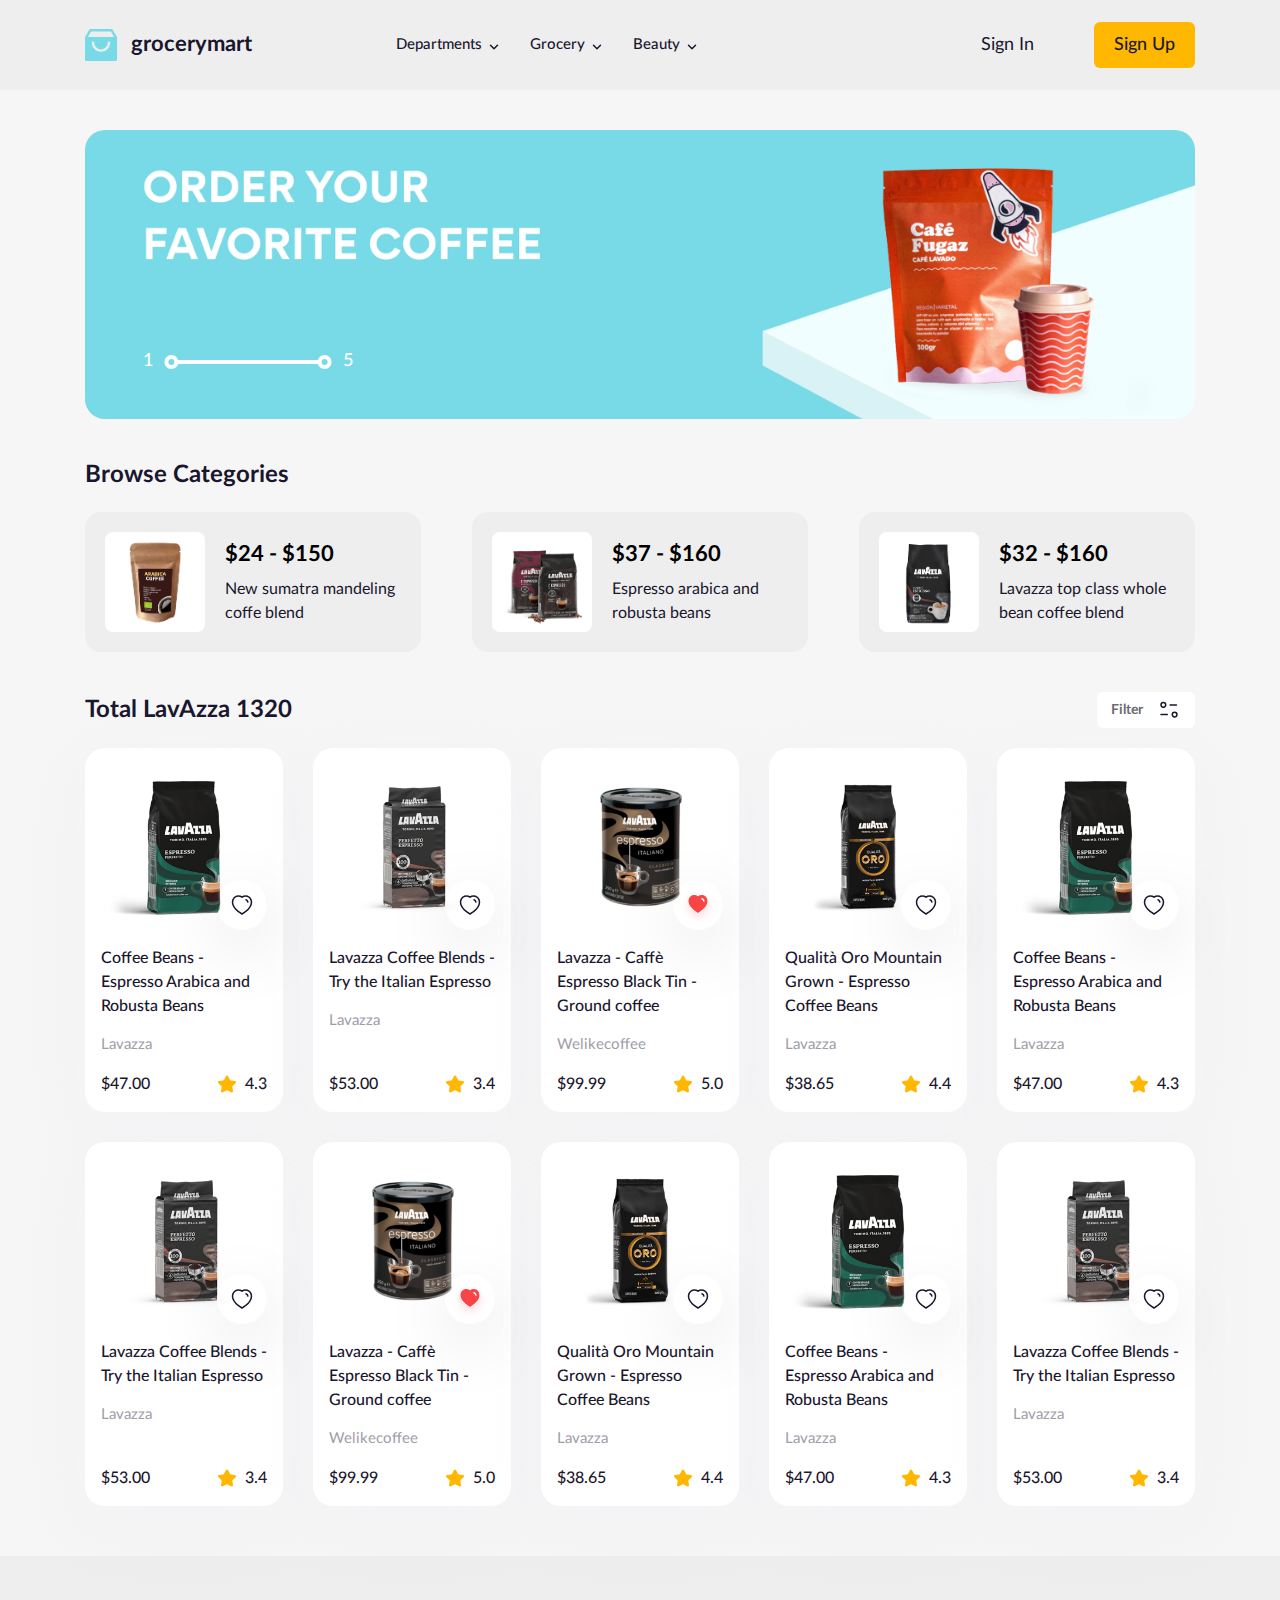
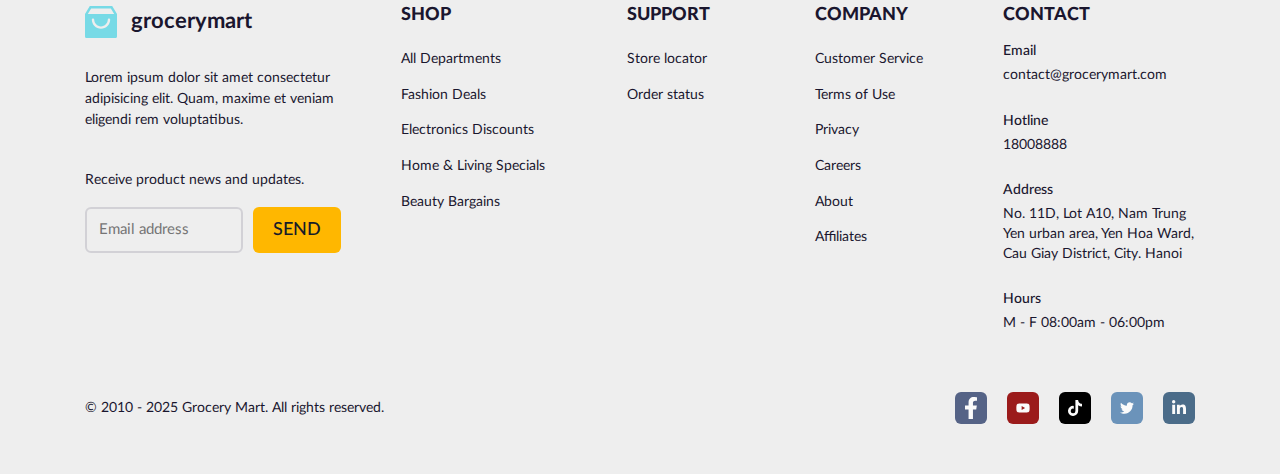
<file: f8-project-08/index.html>
<!DOCTYPE html>
<html lang="en">
    <head>
        <meta charset="UTF-8" />
        <meta name="viewport" content="width=device-width, initial-scale=1.0" />
        <title>Grocery Mart</title>

        <!-- Favicon -->
        <link rel="apple-touch-icon" sizes="76x76" href="./assets/favicon/apple-touch-icon.png" />
        <link rel="icon" type="image/png" sizes="32x32" href="./assets/favicon/favicon-32x32.png" />
        <link rel="icon" type="image/png" sizes="16x16" href="./assets/favicon/favicon-16x16.png" />
        <link rel="manifest" href="./assets/favicon/site.webmanifest" />
        <meta name="msapplication-TileColor" content="#da532c" />
        <meta name="theme-color" content="#ffffff" />

        <!-- Fonts -->
        <link rel="stylesheet" href="./assets/fonts/stylesheet.css" />

        <!-- Styles -->
        <link rel="stylesheet" href="./assets/css/main.css" />

        <!-- Scripts -->
        <script src="./assets/js/scripts.js"></script>
    </head>
    <body>
        <!-- Header -->
        <header id="header" class="header"></header>
        <script>
            load("#header", "./templates/header.html");
        </script>

        <!-- MAIN -->
        <main class="container home">
            <!-- Slideshow -->
            <div class="home__container">
                <div class="slideshow">
                    <div class="slideshow__inner">
                        <div class="slideshow__item">
                            <a href="#!" class="slideshow__link">
                                <picture>
                                    <source
                                        media="(max-width: 767.98px)"
                                        srcset="./assets/img/slideshow/item-1-md.png"
                                    />
                                    <img src="./assets/img/slideshow/item-1.png" alt="" class="slideshow__img" />
                                </picture>
                            </a>
                        </div>
                    </div>

                    <div class="slideshow__page">
                        <span class="slideshow__num">1</span>
                        <span class="slideshow__slider"></span>
                        <span class="slideshow__num">5</span>
                    </div>
                </div>
            </div>

            <!-- Browse Categories -->
            <section class="home__container">
                <div class="home__row">
                    <h2 class="home__heading">Browse Categories</h2>
                </div>
                <div class="home__cate row row-cols-3 row-cols-md-1">
                    <!-- Category item 1 -->
                    <div class="col">
                        <a href="#!">
                            <article class="cate-item">
                                <img src="./assets/img/category-item/item-1.png" alt="" class="cate-item__thumb" />
                                <div class="cate-item__info">
                                    <h3 class="cate-item__title">$24 - $150</h3>
                                    <p class="cate-item__desc">New sumatra mandeling coffe blend</p>
                                </div>
                            </article>
                        </a>
                    </div>

                    <!-- Category item 2 -->
                    <div class="col">
                        <a href="#!">
                            <article class="cate-item">
                                <img src="./assets/img/category-item/item-2.png" alt="" class="cate-item__thumb" />
                                <div class="cate-item__info">
                                    <h3 class="cate-item__title">$37 - $160</h3>
                                    <p class="cate-item__desc">Espresso arabica and robusta beans</p>
                                </div>
                            </article>
                        </a>
                    </div>

                    <!-- Category item 3 -->
                    <div class="col">
                        <a href="#!">
                            <article class="cate-item">
                                <img src="./assets/img/category-item/item-3.png" alt="" class="cate-item__thumb" />
                                <div class="cate-item__info">
                                    <h3 class="cate-item__title">$32 - $160</h3>
                                    <p class="cate-item__desc">Lavazza top class whole bean coffee blend</p>
                                </div>
                            </article>
                        </a>
                    </div>
                </div>
            </section>

            <!-- Browse Products -->
            <section class="home__container">
                <div class="home__row">
                    <h2 class="home__heading">Total LavAzza 1320</h2>
                    <div class="filter-wrap">
                        <button class="filter-btn js-toggle" toggle-target="#home-filter">
                            Filter
                            <img src="./assets/icons/filter.svg" alt="" class="filter-btn__icon icon" />
                        </button>

                        <div id="home-filter" class="filter hide">
                            <img src="./assets/icons/arrow-up.png" alt="" class="filter__arrow" />
                            <h3 class="filter__heading">Filter</h3>
                            <form action="" class="filter__form form">
                                <div class="filter__row filter__content">
                                    <!-- Filter column 1 -->
                                    <div class="filter__col">
                                        <label for="" class="form__label">Price</label>
                                        <div class="filter__form-group">
                                            <div
                                                class="filter__form-slider"
                                                style="--min-value: 10%; --max-value: 60%"
                                            ></div>
                                        </div>
                                        <div class="filter__form-group filter__form-group--inline">
                                            <div>
                                                <label for="" class="form__label form__label--small"> Minimum </label>
                                                <div class="filter__form-text-input filter__form-text-input--small">
                                                    <input
                                                        type="text"
                                                        name=""
                                                        id=""
                                                        class="filter__form-input"
                                                        value="$30.00"
                                                    />
                                                </div>
                                            </div>
                                            <div>
                                                <label for="" class="form__label form__label--small"> Maximum </label>
                                                <div class="filter__form-text-input filter__form-text-input--small">
                                                    <input
                                                        type="text"
                                                        name=""
                                                        id=""
                                                        class="filter__form-input"
                                                        value="$100.00"
                                                    />
                                                </div>
                                            </div>
                                        </div>
                                    </div>

                                    <div class="filter__separate"></div>

                                    <!-- Filter column 2 -->
                                    <div class="filter__col">
                                        <label for="" class="form__label">Size/Weight</label>
                                        <div class="filter__form-group">
                                            <div class="form__select-wrap">
                                                <div class="form__select" style="--width: 158px">
                                                    500g
                                                    <img
                                                        src="./assets/icons/select-arrow.svg"
                                                        alt=""
                                                        class="form__select-arrow icon"
                                                    />
                                                </div>
                                                <div class="form__select">
                                                    Gram
                                                    <img
                                                        src="./assets/icons/select-arrow.svg"
                                                        alt=""
                                                        class="form__select-arrow icon"
                                                    />
                                                </div>
                                            </div>
                                        </div>
                                        <div class="filter__form-group">
                                            <div class="form__tags">
                                                <button class="form__tag">Small</button>
                                                <button class="form__tag">Medium</button>
                                                <button class="form__tag">Large</button>
                                            </div>
                                        </div>
                                    </div>

                                    <div class="filter__separate"></div>

                                    <!-- Filter column 3 -->
                                    <div class="filter__col">
                                        <label for="" class="form__label">Brand</label>
                                        <div class="filter__form-group">
                                            <div class="filter__form-text-input">
                                                <input
                                                    type="text"
                                                    name=""
                                                    id=""
                                                    placeholder="Search brand name"
                                                    class="filter__form-input"
                                                />
                                                <img
                                                    src="./assets/icons/search.svg"
                                                    alt=""
                                                    class="filter__form-input-icon icon"
                                                />
                                            </div>
                                        </div>
                                        <div class="filter__form-group">
                                            <div class="form__tags">
                                                <button class="form__tag">Lavazza</button>
                                                <button class="form__tag">Nescafe</button>
                                                <button class="form__tag">Starbucks</button>
                                            </div>
                                        </div>
                                    </div>
                                </div>
                                <div class="filter__row filter__footer">
                                    <button class="btn btn--text filter__cancel js-toggle" toggle-target="#home-filter">
                                        Cancel
                                    </button>
                                    <button
                                        class="btn btn--primary filter__submit js-toggle"
                                        toggle-target="#home-filter"
                                    >
                                        Show Result
                                    </button>
                                </div>
                            </form>
                        </div>
                    </div>
                </div>

                <div class="row row-cols-5 row-cols-lg-2 row-cols-sm-1 g-3">
                    <!-- Product card 1 -->
                    <div class="col">
                        <article class="product-card">
                            <div class="product-card__img-wrap">
                                <a href="./product-detail.html">
                                    <img src="./assets/img/product/item-1.png" alt="" class="product-card__thumb" />
                                </a>
                                <button class="like-btn product-card__like-btn">
                                    <img src="./assets/icons/heart.svg" alt="" class="like-btn__icon icon" />
                                    <img src="./assets/icons/heart-red.svg" alt="" class="like-btn__icon--liked" />
                                </button>
                            </div>
                            <h3 class="product-card__title">
                                <a href="./product-detail.html">Coffee Beans - Espresso Arabica and Robusta Beans</a>
                            </h3>
                            <p class="product-card__brand">Lavazza</p>
                            <div class="product-card__row">
                                <span class="product-card__price">$47.00</span>
                                <img src="./assets/icons/star.svg" alt="" class="product-card__star" />
                                <span class="product-card__score">4.3</span>
                            </div>
                        </article>
                    </div>

                    <!-- Product card 2 -->
                    <div class="col">
                        <article class="product-card">
                            <div class="product-card__img-wrap">
                                <a href="./product-detail.html">
                                    <img src="./assets/img/product/item-2.png" alt="" class="product-card__thumb" />
                                </a>
                                <button class="like-btn product-card__like-btn">
                                    <img src="./assets/icons/heart.svg" alt="" class="like-btn__icon icon" />
                                    <img src="./assets/icons/heart-red.svg" alt="" class="like-btn__icon--liked" />
                                </button>
                            </div>
                            <h3 class="product-card__title">
                                <a href="./product-detail.html">Lavazza Coffee Blends - Try the Italian Espresso</a>
                            </h3>
                            <p class="product-card__brand">Lavazza</p>
                            <div class="product-card__row">
                                <span class="product-card__price">$53.00</span>
                                <img src="./assets/icons/star.svg" alt="" class="product-card__star" />
                                <span class="product-card__score">3.4</span>
                            </div>
                        </article>
                    </div>

                    <!-- Product card 3 -->
                    <div class="col">
                        <article class="product-card">
                            <div class="product-card__img-wrap">
                                <a href="./product-detail.html">
                                    <img src="./assets/img/product/item-3.png" alt="" class="product-card__thumb" />
                                </a>
                                <button class="like-btn like-btn--liked product-card__like-btn">
                                    <img src="./assets/icons/heart.svg" alt="" class="like-btn__icon icon" />
                                    <img src="./assets/icons/heart-red.svg" alt="" class="like-btn__icon--liked" />
                                </button>
                            </div>
                            <h3 class="product-card__title">
                                <a href="./product-detail.html">Lavazza - Caffè Espresso Black Tin - Ground coffee</a>
                            </h3>
                            <p class="product-card__brand">Welikecoffee</p>
                            <div class="product-card__row">
                                <span class="product-card__price">$99.99</span>
                                <img src="./assets/icons/star.svg" alt="" class="product-card__star" />
                                <span class="product-card__score">5.0</span>
                            </div>
                        </article>
                    </div>

                    <!-- Product card 4 -->
                    <div class="col">
                        <article class="product-card">
                            <div class="product-card__img-wrap">
                                <a href="./product-detail.html">
                                    <img src="./assets/img/product/item-4.png" alt="" class="product-card__thumb" />
                                </a>
                                <button class="like-btn product-card__like-btn">
                                    <img src="./assets/icons/heart.svg" alt="" class="like-btn__icon icon" />
                                    <img src="./assets/icons/heart-red.svg" alt="" class="like-btn__icon--liked" />
                                </button>
                            </div>
                            <h3 class="product-card__title">
                                <a href="./product-detail.html">Qualità Oro Mountain Grown - Espresso Coffee Beans</a>
                            </h3>
                            <p class="product-card__brand">Lavazza</p>
                            <div class="product-card__row">
                                <span class="product-card__price">$38.65</span>
                                <img src="./assets/icons/star.svg" alt="" class="product-card__star" />
                                <span class="product-card__score">4.4</span>
                            </div>
                        </article>
                    </div>

                    <!-- Product card 5 -->
                    <div class="col">
                        <article class="product-card">
                            <div class="product-card__img-wrap">
                                <a href="./product-detail.html">
                                    <img src="./assets/img/product/item-1.png" alt="" class="product-card__thumb" />
                                </a>
                                <button class="like-btn product-card__like-btn">
                                    <img src="./assets/icons/heart.svg" alt="" class="like-btn__icon icon" />
                                    <img src="./assets/icons/heart-red.svg" alt="" class="like-btn__icon--liked" />
                                </button>
                            </div>
                            <h3 class="product-card__title">
                                <a href="./product-detail.html">Coffee Beans - Espresso Arabica and Robusta Beans</a>
                            </h3>
                            <p class="product-card__brand">Lavazza</p>
                            <div class="product-card__row">
                                <span class="product-card__price">$47.00</span>
                                <img src="./assets/icons/star.svg" alt="" class="product-card__star" />
                                <span class="product-card__score">4.3</span>
                            </div>
                        </article>
                    </div>

                    <!-- Product card 6 -->
                    <div class="col">
                        <article class="product-card">
                            <div class="product-card__img-wrap">
                                <a href="./product-detail.html">
                                    <img src="./assets/img/product/item-2.png" alt="" class="product-card__thumb" />
                                </a>
                                <button class="like-btn product-card__like-btn">
                                    <img src="./assets/icons/heart.svg" alt="" class="like-btn__icon icon" />
                                    <img src="./assets/icons/heart-red.svg" alt="" class="like-btn__icon--liked" />
                                </button>
                            </div>
                            <h3 class="product-card__title">
                                <a href="./product-detail.html">Lavazza Coffee Blends - Try the Italian Espresso</a>
                            </h3>
                            <p class="product-card__brand">Lavazza</p>
                            <div class="product-card__row">
                                <span class="product-card__price">$53.00</span>
                                <img src="./assets/icons/star.svg" alt="" class="product-card__star" />
                                <span class="product-card__score">3.4</span>
                            </div>
                        </article>
                    </div>

                    <!-- Product card 7 -->
                    <div class="col">
                        <article class="product-card">
                            <div class="product-card__img-wrap">
                                <a href="./product-detail.html">
                                    <img src="./assets/img/product/item-3.png" alt="" class="product-card__thumb" />
                                </a>
                                <button class="like-btn like-btn--liked product-card__like-btn">
                                    <img src="./assets/icons/heart.svg" alt="" class="like-btn__icon icon" />
                                    <img src="./assets/icons/heart-red.svg" alt="" class="like-btn__icon--liked" />
                                </button>
                            </div>
                            <h3 class="product-card__title">
                                <a href="./product-detail.html">Lavazza - Caffè Espresso Black Tin - Ground coffee</a>
                            </h3>
                            <p class="product-card__brand">Welikecoffee</p>
                            <div class="product-card__row">
                                <span class="product-card__price">$99.99</span>
                                <img src="./assets/icons/star.svg" alt="" class="product-card__star" />
                                <span class="product-card__score">5.0</span>
                            </div>
                        </article>
                    </div>

                    <!-- Product card 8 -->
                    <div class="col">
                        <article class="product-card">
                            <div class="product-card__img-wrap">
                                <a href="./product-detail.html">
                                    <img src="./assets/img/product/item-4.png" alt="" class="product-card__thumb" />
                                </a>
                                <button class="like-btn product-card__like-btn">
                                    <img src="./assets/icons/heart.svg" alt="" class="like-btn__icon icon" />
                                    <img src="./assets/icons/heart-red.svg" alt="" class="like-btn__icon--liked" />
                                </button>
                            </div>
                            <h3 class="product-card__title">
                                <a href="./product-detail.html">Qualità Oro Mountain Grown - Espresso Coffee Beans</a>
                            </h3>
                            <p class="product-card__brand">Lavazza</p>
                            <div class="product-card__row">
                                <span class="product-card__price">$38.65</span>
                                <img src="./assets/icons/star.svg" alt="" class="product-card__star" />
                                <span class="product-card__score">4.4</span>
                            </div>
                        </article>
                    </div>

                    <!-- Product card 9 -->
                    <div class="col">
                        <article class="product-card">
                            <div class="product-card__img-wrap">
                                <a href="./product-detail.html">
                                    <img src="./assets/img/product/item-1.png" alt="" class="product-card__thumb" />
                                </a>
                                <button class="like-btn product-card__like-btn">
                                    <img src="./assets/icons/heart.svg" alt="" class="like-btn__icon icon" />
                                    <img src="./assets/icons/heart-red.svg" alt="" class="like-btn__icon--liked" />
                                </button>
                            </div>
                            <h3 class="product-card__title">
                                <a href="./product-detail.html">Coffee Beans - Espresso Arabica and Robusta Beans</a>
                            </h3>
                            <p class="product-card__brand">Lavazza</p>
                            <div class="product-card__row">
                                <span class="product-card__price">$47.00</span>
                                <img src="./assets/icons/star.svg" alt="" class="product-card__star" />
                                <span class="product-card__score">4.3</span>
                            </div>
                        </article>
                    </div>

                    <!-- Product card 10 -->
                    <div class="col">
                        <article class="product-card">
                            <div class="product-card__img-wrap">
                                <a href="./product-detail.html">
                                    <img src="./assets/img/product/item-2.png" alt="" class="product-card__thumb" />
                                </a>
                                <button class="like-btn product-card__like-btn">
                                    <img src="./assets/icons/heart.svg" alt="" class="like-btn__icon icon" />
                                    <img src="./assets/icons/heart-red.svg" alt="" class="like-btn__icon--liked" />
                                </button>
                            </div>
                            <h3 class="product-card__title">
                                <a href="./product-detail.html">Lavazza Coffee Blends - Try the Italian Espresso</a>
                            </h3>
                            <p class="product-card__brand">Lavazza</p>
                            <div class="product-card__row">
                                <span class="product-card__price">$53.00</span>
                                <img src="./assets/icons/star.svg" alt="" class="product-card__star" />
                                <span class="product-card__score">3.4</span>
                            </div>
                        </article>
                    </div>
                </div>
            </section>
        </main>

        <!-- Footer -->
        <footer id="footer" class="footer"></footer>
        <script>
            load("#footer", "./templates/footer.html");
        </script>
    </body>
</html>
</file>
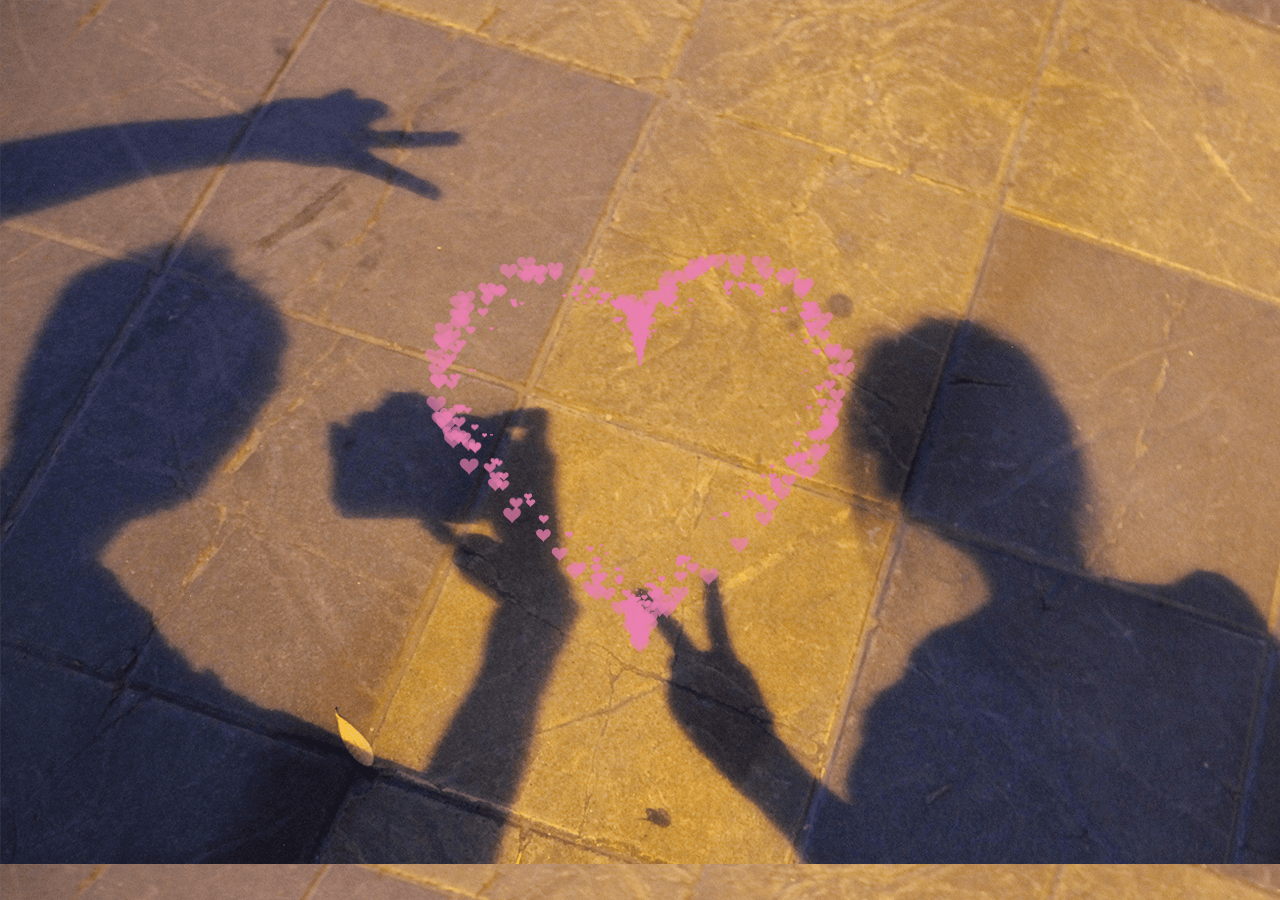
<file: old1/index.html>
<!DOCTYPE HTML PUBLIC "-//W3C//DTD HTML 4.0 Transitional//EN">
<HTML>
<HEAD>
  <TITLE> New Document </TITLE>
  <META NAME="Generator" CONTENT="EditPlus">
  <META NAME="Author" CONTENT="">
  <META NAME="Keywords" CONTENT="">
  <META NAME="Description" CONTENT="">
  <style>
    html, body {
      width: 100%;
      padding: ;
      margin: 0;
      background-image: url("21.png");{
      /*width="2048" height="1152"*/
    }
      /*background: #000000;*/
    }
    canvas {
      position: absolute;
      width: 100%;
      height: 100%;
    }
  </style>
</HEAD>
<BODY>
<canvas id="pinkboard"></canvas>
<script>
  /*
 * Settings
 */
  var settings = {
    particles: {
      length:   1000, // maximum amount of particles
      duration:   2, // particle duration in sec
      velocity: 100, // particle velocity in pixels/sec
      effect: -0.75, // play with this for a nice effect
      size:      30, // particle size in pixels
    },
  };
  /*
   * RequestAnimationFrame polyfill by Erik Möller
   */
  (function(){var b=0;var c=["ms","moz","webkit","o"];for(var a=0;a<c.length&&!window.requestAnimationFrame;++a){window.requestAnimationFrame=window[c[a]+"RequestAnimationFrame"];window.cancelAnimationFrame=window[c[a]+"CancelAnimationFrame"]||window[c[a]+"CancelRequestAnimationFrame"]}if(!window.requestAnimationFrame){window.requestAnimationFrame=function(h,e){var d=new Date().getTime();var f=Math.max(0,16-(d-b));var g=window.setTimeout(function(){h(d+f)},f);b=d+f;return g}}if(!window.cancelAnimationFrame){window.cancelAnimationFrame=function(d){clearTimeout(d)}}}());
  /*
   * Point class
   */
  var Point = (function() {
    function Point(x, y) {
      this.x = (typeof x !== 'undefined') ? x : 0;
      this.y = (typeof y !== 'undefined') ? y : 0;
    }
    Point.prototype.clone = function() {
      return new Point(this.x, this.y);
    };
    Point.prototype.length = function(length) {
      if (typeof length == 'undefined')
        return Math.sqrt(this.x * this.x + this.y * this.y);
      this.normalize();
      this.x *= length;
      this.y *= length;
      return this;
    };
    Point.prototype.normalize = function() {
      var length = this.length();
      this.x /= length;
      this.y /= length;
      return this;
    };
    return Point;
  })();
  /*
   * Particle class
   */
  var Particle = (function() {
    function Particle() {
      this.position = new Point();
      this.velocity = new Point();
      this.acceleration = new Point();
      this.age = 0;
    }
    Particle.prototype.initialize = function(x, y, dx, dy) {
      this.position.x = x;
      this.position.y = y;
      this.velocity.x = dx;
      this.velocity.y = dy;
      this.acceleration.x = dx * settings.particles.effect;
      this.acceleration.y = dy * settings.particles.effect;
      this.age = 0;
    };
    Particle.prototype.update = function(deltaTime) {
      this.position.x += this.velocity.x * deltaTime;
      this.position.y += this.velocity.y * deltaTime;
      this.velocity.x += this.acceleration.x * deltaTime;
      this.velocity.y += this.acceleration.y * deltaTime;
      this.age += deltaTime;
    };
    Particle.prototype.draw = function(context, image) {
      function ease(t) {
        return (--t) * t * t + 1;
      }
      var size = image.width * ease(this.age / settings.particles.duration);
      context.globalAlpha = 1 - this.age / settings.particles.duration;
      context.drawImage(image, this.position.x - size / 2, this.position.y - size / 2, size, size);
    };
    return Particle;
  })();
  /*
   * ParticlePool class
   */
  var ParticlePool = (function() {
    var particles,
            firstActive = 0,
            firstFree   = 0,
            duration    = settings.particles.duration;
    function ParticlePool(length) {
      // create and populate particle pool
      particles = new Array(length);
      for (var i = 0; i < particles.length; i++)
        particles[i] = new Particle();
    }
    ParticlePool.prototype.add = function(x, y, dx, dy) {
      particles[firstFree].initialize(x, y, dx, dy);
      // handle circular queue
      firstFree++;
      if (firstFree   == particles.length) firstFree   = 0;
      if (firstActive == firstFree       ) firstActive++;
      if (firstActive == particles.length) firstActive = 0;
    };
    ParticlePool.prototype.update = function(deltaTime) {
      var i;
      // update active particles
      if (firstActive < firstFree) {
        for (i = firstActive; i < firstFree; i++)
          particles[i].update(deltaTime);
      }
      if (firstFree < firstActive) {
        for (i = firstActive; i < particles.length; i++)
          particles[i].update(deltaTime);
        for (i = 0; i < firstFree; i++)
          particles[i].update(deltaTime);
      }
      // remove inactive particles
      while (particles[firstActive].age >= duration && firstActive != firstFree) {
        firstActive++;
        if (firstActive == particles.length) firstActive = 0;
      }
    };
    ParticlePool.prototype.draw = function(context, image) {
      // draw active particles
      if (firstActive < firstFree) {
        for (i = firstActive; i < firstFree; i++)
          particles[i].draw(context, image);
      }
      if (firstFree < firstActive) {
        for (i = firstActive; i < particles.length; i++)
          particles[i].draw(context, image);
        for (i = 0; i < firstFree; i++)
          particles[i].draw(context, image);
      }
    };
    return ParticlePool;
  })();
  /*
   * Putting it all together
   */
  (function(canvas) {
    var context = canvas.getContext('2d'),
            particles = new ParticlePool(settings.particles.length),
            particleRate = settings.particles.length / settings.particles.duration, // particles/sec
            time;
    // get point on heart with -PI <= t <= PI
    function pointOnHeart(t) {
      return new Point(
              160 * Math.pow(Math.sin(t), 3),
              130 * Math.cos(t) - 50 * Math.cos(2 * t) - 20 * Math.cos(3 * t) - 10 * Math.cos(4 * t) + 25
      );
    }
    // creating the particle image using a dummy canvas
    var image = (function() {
      var canvas  = document.createElement('canvas'),
              context = canvas.getContext('2d');
      canvas.width  = settings.particles.size;
      canvas.height = settings.particles.size;
      // helper function to create the path
      function to(t) {
        var point = pointOnHeart(t);
        point.x = settings.particles.size / 2 + point.x * settings.particles.size / 350;
        point.y = settings.particles.size / 2 - point.y * settings.particles.size / 350;
        return point;
      }
      // create the path
      context.beginPath();
      var t = -Math.PI;
      var point = to(t);
      context.moveTo(point.x, point.y);
      while (t < Math.PI) {
        t += 0.01; // baby steps!
        point = to(t);
        context.lineTo(point.x, point.y);
      }
      context.closePath();
      // create the fill
      context.fillStyle = '#ea80b0';
      context.fill();
      // create the image
      var image = new Image();
      image.src = canvas.toDataURL();
      return image;
    })();
    // render that thing!
    function render() {
      // next animation frame
      requestAnimationFrame(render);
      // update time
      var newTime   = new Date().getTime() / 1000,
              deltaTime = newTime - (time || newTime);
      time = newTime;
      // clear canvas
      context.clearRect(0, 0, canvas.width, canvas.height);
      // create new particles
      var amount = particleRate * deltaTime;
      for (var i = 0; i < amount; i++) {
        var pos = pointOnHeart(Math.PI - 2 * Math.PI * Math.random());
        var dir = pos.clone().length(settings.particles.velocity);
        particles.add(canvas.width / 2 + pos.x, canvas.height / 2 - pos.y, dir.x, -dir.y);
      }
      // update and draw particles
      particles.update(deltaTime);

      particles.draw(context, image);
    }
    // handle (re-)sizing of the canvas
    function onResize() {
      canvas.width  = canvas.clientWidth;
      canvas.height = canvas.clientHeight;
    }
    window.onresize = onResize;
    // delay rendering bootstrap
    setTimeout(function() {
      onResize();
      render();
    }, 10);
  })(document.getElementById('pinkboard'));
</script>
</BODY>
</HTML>
</file>
<file: f8-project-08/assets/fonts/stylesheet.css>
/* LATO */
@font-face {
    font-family: 'Lato';
    src: url('Lato-Bold.woff2') format('woff2'), url('Lato-Bold.woff') format('woff');
    font-weight: bold;
    font-style: normal;
    font-display: swap;
}

@font-face {
    font-family: 'Lato Hairline';
    src: url('Lato-Hairline.woff2') format('woff2'), url('Lato-Hairline.woff') format('woff');
    font-weight: normal;
    font-style: normal;
    font-display: swap;
}

@font-face {
    font-family: 'Lato';
    src: url('Lato-Black.woff2') format('woff2'), url('Lato-Black.woff') format('woff');
    font-weight: 900;
    font-style: normal;
    font-display: swap;
}

@font-face {
    font-family: 'Lato';
    src: url('Lato-Heavy.woff2') format('woff2'), url('Lato-Heavy.woff') format('woff');
    font-weight: 900;
    font-style: normal;
    font-display: swap;
}

@font-face {
    font-family: 'Lato';
    src: url('Lato-Regular.woff2') format('woff2'), url('Lato-Regular.woff') format('woff');
    font-weight: normal;
    font-style: normal;
    font-display: swap;
}

@font-face {
    font-family: 'Lato';
    src: url('Lato-Medium.woff2') format('woff2'), url('Lato-Medium.woff') format('woff');
    font-weight: 500;
    font-style: normal;
    font-display: swap;
}

@font-face {
    font-family: 'Lato';
    src: url('Lato-Italic.woff2') format('woff2'), url('Lato-Italic.woff') format('woff');
    font-weight: normal;
    font-style: italic;
    font-display: swap;
}

@font-face {
    font-family: 'Lato';
    src: url('Lato-Light.woff2') format('woff2'), url('Lato-Light.woff') format('woff');
    font-weight: 300;
    font-style: normal;
    font-display: swap;
}

@font-face {
    font-family: 'Lato';
    src: url('Lato-Thin.woff2') format('woff2'), url('Lato-Thin.woff') format('woff');
    font-weight: 100;
    font-style: normal;
    font-display: swap;
}
</file>
<file: f8-project-08/assets/css/main.css>
/* http://meyerweb.com/eric/tools/css/reset/ 
   v2.0 | 20110126
   License: none (public domain)
*/
html,
body,
div,
span,
applet,
object,
iframe,
h1,
h2,
h3,
h4,
h5,
h6,
p,
blockquote,
pre,
a,
abbr,
acronym,
address,
big,
cite,
code,
del,
dfn,
em,
img,
ins,
kbd,
q,
s,
samp,
small,
strike,
strong,
sub,
sup,
tt,
var,
b,
u,
i,
center,
dl,
dt,
dd,
ol,
ul,
li,
fieldset,
form,
label,
legend,
table,
caption,
tbody,
tfoot,
thead,
tr,
th,
td,
article,
aside,
canvas,
details,
embed,
figure,
figcaption,
footer,
header,
hgroup,
menu,
nav,
output,
ruby,
section,
summary,
time,
mark,
audio,
video {
  margin: 0;
  padding: 0;
  border: 0;
  font-size: 100%;
  font: inherit;
  vertical-align: baseline;
}

/* HTML5 display-role reset for older browsers */
article,
aside,
details,
figcaption,
figure,
footer,
header,
hgroup,
menu,
nav,
section {
  display: block;
}

body {
  line-height: 1;
}

ol,
ul {
  list-style: none;
}

blockquote,
q {
  quotes: none;
}

blockquote:before,
blockquote:after,
q:before,
q:after {
  content: "";
  content: none;
}

table {
  border-collapse: collapse;
  border-spacing: 0;
}

*,
::before,
::after {
  box-sizing: border-box;
}

* {
  -webkit-tap-highlight-color: transparent;
}

html {
  font-size: 62.5%;
}

body {
  font-size: 1.6rem;
  font-family: Lato, sans-serif;
  color: var(--text-color);
  background: var(--body-bg);
}

a {
  color: inherit;
  text-decoration: none;
}

button {
  border: none;
  outline: none;
  background: transparent;
  padding: 0;
  cursor: pointer;
}

a,
img,
button,
input,
label,
textarea,
select {
  padding: 0;
  font-family: inherit;
  color: inherit;
  outline: none;
  border: none;
}

input,
textarea {
  background: transparent;
}

input:-webkit-autofill,
input:-webkit-autofill:focus,
input:-webkit-autofill:active,
input:-webkit-autofill:hover {
  transition: background-color 1s 9999s;
  -webkit-text-fill-color: var(--text-color);
  caret-color: var(--text-color);
}

.icon {
  filter: var(--icon-color);
}

@media (max-width: 575.98px) {
  .container {
    padding-left: 20px !important;
    padding-right: 20px !important;
  }
}

i,
em {
  font-style: italic;
}

b,
strong {
  font-weight: 600;
}

.separate {
  margin: var(--margin) 0;
  height: 1px;
  background: var(--separate-color);
}

.row > *, .container-fluid, .container {
  padding-left: calc(var(--grid-gutter-x) * 0.5);
  padding-right: calc(var(--grid-gutter-x) * 0.5);
}

.container-fluid, .container {
  --grid-gutter-x: 30px;
  --grid-gutter-y: 0;
  width: 1370px;
  margin-left: auto;
  margin-right: auto;
}

.container {
  width: 1370px;
}

.row {
  display: flex;
  flex-wrap: wrap;
  margin-top: calc(var(--grid-gutter-y) * -1);
  margin-left: calc(var(--grid-gutter-x) * 0.5 * -1);
  margin-right: calc(var(--grid-gutter-x) * 0.5 * -1);
}
.row > * {
  margin-top: var(--grid-gutter-y);
}

.col {
  flex: 1 0;
}

.row-cols-1 > * {
  flex: 0 0 auto;
  width: 100%;
}

.row-cols-2 > * {
  flex: 0 0 auto;
  width: 50%;
}

.row-cols-3 > * {
  flex: 0 0 auto;
  width: 33.3333333333%;
}

.row-cols-4 > * {
  flex: 0 0 auto;
  width: 25%;
}

.row-cols-5 > * {
  flex: 0 0 auto;
  width: 20%;
}

.row-cols-6 > * {
  flex: 0 0 auto;
  width: 16.6666666667%;
}

.col-1 {
  flex: 0 0 auto;
  width: 8.3333333333%;
}

.col-2 {
  flex: 0 0 auto;
  width: 16.6666666667%;
}

.col-3 {
  flex: 0 0 auto;
  width: 25%;
}

.col-4 {
  flex: 0 0 auto;
  width: 33.3333333333%;
}

.col-5 {
  flex: 0 0 auto;
  width: 41.6666666667%;
}

.col-6 {
  flex: 0 0 auto;
  width: 50%;
}

.col-7 {
  flex: 0 0 auto;
  width: 58.3333333333%;
}

.col-8 {
  flex: 0 0 auto;
  width: 66.6666666667%;
}

.col-9 {
  flex: 0 0 auto;
  width: 75%;
}

.col-10 {
  flex: 0 0 auto;
  width: 83.3333333333%;
}

.col-11 {
  flex: 0 0 auto;
  width: 91.6666666667%;
}

.col-12 {
  flex: 0 0 auto;
  width: 100%;
}

.offset-0 {
  margin-left: 0;
}

.offset-1 {
  margin-left: 8.3333333333%;
}

.offset-2 {
  margin-left: 16.6666666667%;
}

.offset-3 {
  margin-left: 25%;
}

.offset-4 {
  margin-left: 33.3333333333%;
}

.offset-5 {
  margin-left: 41.6666666667%;
}

.offset-6 {
  margin-left: 50%;
}

.offset-7 {
  margin-left: 58.3333333333%;
}

.offset-8 {
  margin-left: 66.6666666667%;
}

.offset-9 {
  margin-left: 75%;
}

.offset-10 {
  margin-left: 83.3333333333%;
}

.offset-11 {
  margin-left: 91.6666666667%;
}

.g-0,
.gx-0 {
  --grid-gutter-x: 0px;
}

.g-0,
.gy-0 {
  --grid-gutter-y: 0px;
}

.g-1,
.gx-1 {
  --grid-gutter-x: 7.5px;
}

.g-1,
.gy-1 {
  --grid-gutter-y: 7.5px;
}

.g-2,
.gx-2 {
  --grid-gutter-x: 15px;
}

.g-2,
.gy-2 {
  --grid-gutter-y: 15px;
}

.g-3,
.gx-3 {
  --grid-gutter-x: 30px;
}

.g-3,
.gy-3 {
  --grid-gutter-y: 30px;
}

.g-4,
.gx-4 {
  --grid-gutter-x: 45px;
}

.g-4,
.gy-4 {
  --grid-gutter-y: 45px;
}

.g-5,
.gx-5 {
  --grid-gutter-x: 90px;
}

.g-5,
.gy-5 {
  --grid-gutter-y: 90px;
}

@media (max-width: 1399.98px) {
  .container {
    max-width: 1140px;
  }
  .row-cols-xxl-1 > * {
    flex: 0 0 auto;
    width: 100%;
  }
  .row-cols-xxl-2 > * {
    flex: 0 0 auto;
    width: 50%;
  }
  .row-cols-xxl-3 > * {
    flex: 0 0 auto;
    width: 33.3333333333%;
  }
  .row-cols-xxl-4 > * {
    flex: 0 0 auto;
    width: 25%;
  }
  .row-cols-xxl-5 > * {
    flex: 0 0 auto;
    width: 20%;
  }
  .row-cols-xxl-6 > * {
    flex: 0 0 auto;
    width: 16.6666666667%;
  }
  .col-xxl-1 {
    flex: 0 0 auto;
    width: 8.3333333333%;
  }
  .col-xxl-2 {
    flex: 0 0 auto;
    width: 16.6666666667%;
  }
  .col-xxl-3 {
    flex: 0 0 auto;
    width: 25%;
  }
  .col-xxl-4 {
    flex: 0 0 auto;
    width: 33.3333333333%;
  }
  .col-xxl-5 {
    flex: 0 0 auto;
    width: 41.6666666667%;
  }
  .col-xxl-6 {
    flex: 0 0 auto;
    width: 50%;
  }
  .col-xxl-7 {
    flex: 0 0 auto;
    width: 58.3333333333%;
  }
  .col-xxl-8 {
    flex: 0 0 auto;
    width: 66.6666666667%;
  }
  .col-xxl-9 {
    flex: 0 0 auto;
    width: 75%;
  }
  .col-xxl-10 {
    flex: 0 0 auto;
    width: 83.3333333333%;
  }
  .col-xxl-11 {
    flex: 0 0 auto;
    width: 91.6666666667%;
  }
  .col-xxl-12 {
    flex: 0 0 auto;
    width: 100%;
  }
  .offset-xxl-0 {
    margin-left: 0;
  }
  .offset-xxl-1 {
    margin-left: 8.3333333333%;
  }
  .offset-xxl-2 {
    margin-left: 16.6666666667%;
  }
  .offset-xxl-3 {
    margin-left: 25%;
  }
  .offset-xxl-4 {
    margin-left: 33.3333333333%;
  }
  .offset-xxl-5 {
    margin-left: 41.6666666667%;
  }
  .offset-xxl-6 {
    margin-left: 50%;
  }
  .offset-xxl-7 {
    margin-left: 58.3333333333%;
  }
  .offset-xxl-8 {
    margin-left: 66.6666666667%;
  }
  .offset-xxl-9 {
    margin-left: 75%;
  }
  .offset-xxl-10 {
    margin-left: 83.3333333333%;
  }
  .offset-xxl-11 {
    margin-left: 91.6666666667%;
  }
  .g-xxl-0,
  .gx-xxl-0 {
    --grid-gutter-x: 0px;
  }
  .g-xxl-0,
  .gy-xxl-0 {
    --grid-gutter-y: 0px;
  }
  .g-xxl-1,
  .gx-xxl-1 {
    --grid-gutter-x: 7.5px;
  }
  .g-xxl-1,
  .gy-xxl-1 {
    --grid-gutter-y: 7.5px;
  }
  .g-xxl-2,
  .gx-xxl-2 {
    --grid-gutter-x: 15px;
  }
  .g-xxl-2,
  .gy-xxl-2 {
    --grid-gutter-y: 15px;
  }
  .g-xxl-3,
  .gx-xxl-3 {
    --grid-gutter-x: 30px;
  }
  .g-xxl-3,
  .gy-xxl-3 {
    --grid-gutter-y: 30px;
  }
  .g-xxl-4,
  .gx-xxl-4 {
    --grid-gutter-x: 45px;
  }
  .g-xxl-4,
  .gy-xxl-4 {
    --grid-gutter-y: 45px;
  }
  .g-xxl-5,
  .gx-xxl-5 {
    --grid-gutter-x: 90px;
  }
  .g-xxl-5,
  .gy-xxl-5 {
    --grid-gutter-y: 90px;
  }
}
@media (max-width: 1199.98px) {
  .container {
    max-width: 960px;
  }
  .row-cols-xl-1 > * {
    flex: 0 0 auto;
    width: 100%;
  }
  .row-cols-xl-2 > * {
    flex: 0 0 auto;
    width: 50%;
  }
  .row-cols-xl-3 > * {
    flex: 0 0 auto;
    width: 33.3333333333%;
  }
  .row-cols-xl-4 > * {
    flex: 0 0 auto;
    width: 25%;
  }
  .row-cols-xl-5 > * {
    flex: 0 0 auto;
    width: 20%;
  }
  .row-cols-xl-6 > * {
    flex: 0 0 auto;
    width: 16.6666666667%;
  }
  .col-xl-1 {
    flex: 0 0 auto;
    width: 8.3333333333%;
  }
  .col-xl-2 {
    flex: 0 0 auto;
    width: 16.6666666667%;
  }
  .col-xl-3 {
    flex: 0 0 auto;
    width: 25%;
  }
  .col-xl-4 {
    flex: 0 0 auto;
    width: 33.3333333333%;
  }
  .col-xl-5 {
    flex: 0 0 auto;
    width: 41.6666666667%;
  }
  .col-xl-6 {
    flex: 0 0 auto;
    width: 50%;
  }
  .col-xl-7 {
    flex: 0 0 auto;
    width: 58.3333333333%;
  }
  .col-xl-8 {
    flex: 0 0 auto;
    width: 66.6666666667%;
  }
  .col-xl-9 {
    flex: 0 0 auto;
    width: 75%;
  }
  .col-xl-10 {
    flex: 0 0 auto;
    width: 83.3333333333%;
  }
  .col-xl-11 {
    flex: 0 0 auto;
    width: 91.6666666667%;
  }
  .col-xl-12 {
    flex: 0 0 auto;
    width: 100%;
  }
  .offset-xl-0 {
    margin-left: 0;
  }
  .offset-xl-1 {
    margin-left: 8.3333333333%;
  }
  .offset-xl-2 {
    margin-left: 16.6666666667%;
  }
  .offset-xl-3 {
    margin-left: 25%;
  }
  .offset-xl-4 {
    margin-left: 33.3333333333%;
  }
  .offset-xl-5 {
    margin-left: 41.6666666667%;
  }
  .offset-xl-6 {
    margin-left: 50%;
  }
  .offset-xl-7 {
    margin-left: 58.3333333333%;
  }
  .offset-xl-8 {
    margin-left: 66.6666666667%;
  }
  .offset-xl-9 {
    margin-left: 75%;
  }
  .offset-xl-10 {
    margin-left: 83.3333333333%;
  }
  .offset-xl-11 {
    margin-left: 91.6666666667%;
  }
  .g-xl-0,
  .gx-xl-0 {
    --grid-gutter-x: 0px;
  }
  .g-xl-0,
  .gy-xl-0 {
    --grid-gutter-y: 0px;
  }
  .g-xl-1,
  .gx-xl-1 {
    --grid-gutter-x: 7.5px;
  }
  .g-xl-1,
  .gy-xl-1 {
    --grid-gutter-y: 7.5px;
  }
  .g-xl-2,
  .gx-xl-2 {
    --grid-gutter-x: 15px;
  }
  .g-xl-2,
  .gy-xl-2 {
    --grid-gutter-y: 15px;
  }
  .g-xl-3,
  .gx-xl-3 {
    --grid-gutter-x: 30px;
  }
  .g-xl-3,
  .gy-xl-3 {
    --grid-gutter-y: 30px;
  }
  .g-xl-4,
  .gx-xl-4 {
    --grid-gutter-x: 45px;
  }
  .g-xl-4,
  .gy-xl-4 {
    --grid-gutter-y: 45px;
  }
  .g-xl-5,
  .gx-xl-5 {
    --grid-gutter-x: 90px;
  }
  .g-xl-5,
  .gy-xl-5 {
    --grid-gutter-y: 90px;
  }
}
@media (max-width: 991.98px) {
  .container {
    max-width: 720px;
  }
  .row-cols-lg-1 > * {
    flex: 0 0 auto;
    width: 100%;
  }
  .row-cols-lg-2 > * {
    flex: 0 0 auto;
    width: 50%;
  }
  .row-cols-lg-3 > * {
    flex: 0 0 auto;
    width: 33.3333333333%;
  }
  .row-cols-lg-4 > * {
    flex: 0 0 auto;
    width: 25%;
  }
  .row-cols-lg-5 > * {
    flex: 0 0 auto;
    width: 20%;
  }
  .row-cols-lg-6 > * {
    flex: 0 0 auto;
    width: 16.6666666667%;
  }
  .col-lg-1 {
    flex: 0 0 auto;
    width: 8.3333333333%;
  }
  .col-lg-2 {
    flex: 0 0 auto;
    width: 16.6666666667%;
  }
  .col-lg-3 {
    flex: 0 0 auto;
    width: 25%;
  }
  .col-lg-4 {
    flex: 0 0 auto;
    width: 33.3333333333%;
  }
  .col-lg-5 {
    flex: 0 0 auto;
    width: 41.6666666667%;
  }
  .col-lg-6 {
    flex: 0 0 auto;
    width: 50%;
  }
  .col-lg-7 {
    flex: 0 0 auto;
    width: 58.3333333333%;
  }
  .col-lg-8 {
    flex: 0 0 auto;
    width: 66.6666666667%;
  }
  .col-lg-9 {
    flex: 0 0 auto;
    width: 75%;
  }
  .col-lg-10 {
    flex: 0 0 auto;
    width: 83.3333333333%;
  }
  .col-lg-11 {
    flex: 0 0 auto;
    width: 91.6666666667%;
  }
  .col-lg-12 {
    flex: 0 0 auto;
    width: 100%;
  }
  .offset-lg-0 {
    margin-left: 0;
  }
  .offset-lg-1 {
    margin-left: 8.3333333333%;
  }
  .offset-lg-2 {
    margin-left: 16.6666666667%;
  }
  .offset-lg-3 {
    margin-left: 25%;
  }
  .offset-lg-4 {
    margin-left: 33.3333333333%;
  }
  .offset-lg-5 {
    margin-left: 41.6666666667%;
  }
  .offset-lg-6 {
    margin-left: 50%;
  }
  .offset-lg-7 {
    margin-left: 58.3333333333%;
  }
  .offset-lg-8 {
    margin-left: 66.6666666667%;
  }
  .offset-lg-9 {
    margin-left: 75%;
  }
  .offset-lg-10 {
    margin-left: 83.3333333333%;
  }
  .offset-lg-11 {
    margin-left: 91.6666666667%;
  }
  .g-lg-0,
  .gx-lg-0 {
    --grid-gutter-x: 0px;
  }
  .g-lg-0,
  .gy-lg-0 {
    --grid-gutter-y: 0px;
  }
  .g-lg-1,
  .gx-lg-1 {
    --grid-gutter-x: 7.5px;
  }
  .g-lg-1,
  .gy-lg-1 {
    --grid-gutter-y: 7.5px;
  }
  .g-lg-2,
  .gx-lg-2 {
    --grid-gutter-x: 15px;
  }
  .g-lg-2,
  .gy-lg-2 {
    --grid-gutter-y: 15px;
  }
  .g-lg-3,
  .gx-lg-3 {
    --grid-gutter-x: 30px;
  }
  .g-lg-3,
  .gy-lg-3 {
    --grid-gutter-y: 30px;
  }
  .g-lg-4,
  .gx-lg-4 {
    --grid-gutter-x: 45px;
  }
  .g-lg-4,
  .gy-lg-4 {
    --grid-gutter-y: 45px;
  }
  .g-lg-5,
  .gx-lg-5 {
    --grid-gutter-x: 90px;
  }
  .g-lg-5,
  .gy-lg-5 {
    --grid-gutter-y: 90px;
  }
}
@media (max-width: 767.98px) {
  .container {
    max-width: 540px;
  }
  .row-cols-md-1 > * {
    flex: 0 0 auto;
    width: 100%;
  }
  .row-cols-md-2 > * {
    flex: 0 0 auto;
    width: 50%;
  }
  .row-cols-md-3 > * {
    flex: 0 0 auto;
    width: 33.3333333333%;
  }
  .row-cols-md-4 > * {
    flex: 0 0 auto;
    width: 25%;
  }
  .row-cols-md-5 > * {
    flex: 0 0 auto;
    width: 20%;
  }
  .row-cols-md-6 > * {
    flex: 0 0 auto;
    width: 16.6666666667%;
  }
  .col-md-1 {
    flex: 0 0 auto;
    width: 8.3333333333%;
  }
  .col-md-2 {
    flex: 0 0 auto;
    width: 16.6666666667%;
  }
  .col-md-3 {
    flex: 0 0 auto;
    width: 25%;
  }
  .col-md-4 {
    flex: 0 0 auto;
    width: 33.3333333333%;
  }
  .col-md-5 {
    flex: 0 0 auto;
    width: 41.6666666667%;
  }
  .col-md-6 {
    flex: 0 0 auto;
    width: 50%;
  }
  .col-md-7 {
    flex: 0 0 auto;
    width: 58.3333333333%;
  }
  .col-md-8 {
    flex: 0 0 auto;
    width: 66.6666666667%;
  }
  .col-md-9 {
    flex: 0 0 auto;
    width: 75%;
  }
  .col-md-10 {
    flex: 0 0 auto;
    width: 83.3333333333%;
  }
  .col-md-11 {
    flex: 0 0 auto;
    width: 91.6666666667%;
  }
  .col-md-12 {
    flex: 0 0 auto;
    width: 100%;
  }
  .offset-md-0 {
    margin-left: 0;
  }
  .offset-md-1 {
    margin-left: 8.3333333333%;
  }
  .offset-md-2 {
    margin-left: 16.6666666667%;
  }
  .offset-md-3 {
    margin-left: 25%;
  }
  .offset-md-4 {
    margin-left: 33.3333333333%;
  }
  .offset-md-5 {
    margin-left: 41.6666666667%;
  }
  .offset-md-6 {
    margin-left: 50%;
  }
  .offset-md-7 {
    margin-left: 58.3333333333%;
  }
  .offset-md-8 {
    margin-left: 66.6666666667%;
  }
  .offset-md-9 {
    margin-left: 75%;
  }
  .offset-md-10 {
    margin-left: 83.3333333333%;
  }
  .offset-md-11 {
    margin-left: 91.6666666667%;
  }
  .g-md-0,
  .gx-md-0 {
    --grid-gutter-x: 0px;
  }
  .g-md-0,
  .gy-md-0 {
    --grid-gutter-y: 0px;
  }
  .g-md-1,
  .gx-md-1 {
    --grid-gutter-x: 7.5px;
  }
  .g-md-1,
  .gy-md-1 {
    --grid-gutter-y: 7.5px;
  }
  .g-md-2,
  .gx-md-2 {
    --grid-gutter-x: 15px;
  }
  .g-md-2,
  .gy-md-2 {
    --grid-gutter-y: 15px;
  }
  .g-md-3,
  .gx-md-3 {
    --grid-gutter-x: 30px;
  }
  .g-md-3,
  .gy-md-3 {
    --grid-gutter-y: 30px;
  }
  .g-md-4,
  .gx-md-4 {
    --grid-gutter-x: 45px;
  }
  .g-md-4,
  .gy-md-4 {
    --grid-gutter-y: 45px;
  }
  .g-md-5,
  .gx-md-5 {
    --grid-gutter-x: 90px;
  }
  .g-md-5,
  .gy-md-5 {
    --grid-gutter-y: 90px;
  }
}
@media (max-width: 575.98px) {
  .container {
    max-width: 100%;
  }
  .row-cols-sm-1 > * {
    flex: 0 0 auto;
    width: 100%;
  }
  .row-cols-sm-2 > * {
    flex: 0 0 auto;
    width: 50%;
  }
  .row-cols-sm-3 > * {
    flex: 0 0 auto;
    width: 33.3333333333%;
  }
  .row-cols-sm-4 > * {
    flex: 0 0 auto;
    width: 25%;
  }
  .row-cols-sm-5 > * {
    flex: 0 0 auto;
    width: 20%;
  }
  .row-cols-sm-6 > * {
    flex: 0 0 auto;
    width: 16.6666666667%;
  }
  .col-sm-1 {
    flex: 0 0 auto;
    width: 8.3333333333%;
  }
  .col-sm-2 {
    flex: 0 0 auto;
    width: 16.6666666667%;
  }
  .col-sm-3 {
    flex: 0 0 auto;
    width: 25%;
  }
  .col-sm-4 {
    flex: 0 0 auto;
    width: 33.3333333333%;
  }
  .col-sm-5 {
    flex: 0 0 auto;
    width: 41.6666666667%;
  }
  .col-sm-6 {
    flex: 0 0 auto;
    width: 50%;
  }
  .col-sm-7 {
    flex: 0 0 auto;
    width: 58.3333333333%;
  }
  .col-sm-8 {
    flex: 0 0 auto;
    width: 66.6666666667%;
  }
  .col-sm-9 {
    flex: 0 0 auto;
    width: 75%;
  }
  .col-sm-10 {
    flex: 0 0 auto;
    width: 83.3333333333%;
  }
  .col-sm-11 {
    flex: 0 0 auto;
    width: 91.6666666667%;
  }
  .col-sm-12 {
    flex: 0 0 auto;
    width: 100%;
  }
  .offset-sm-0 {
    margin-left: 0;
  }
  .offset-sm-1 {
    margin-left: 8.3333333333%;
  }
  .offset-sm-2 {
    margin-left: 16.6666666667%;
  }
  .offset-sm-3 {
    margin-left: 25%;
  }
  .offset-sm-4 {
    margin-left: 33.3333333333%;
  }
  .offset-sm-5 {
    margin-left: 41.6666666667%;
  }
  .offset-sm-6 {
    margin-left: 50%;
  }
  .offset-sm-7 {
    margin-left: 58.3333333333%;
  }
  .offset-sm-8 {
    margin-left: 66.6666666667%;
  }
  .offset-sm-9 {
    margin-left: 75%;
  }
  .offset-sm-10 {
    margin-left: 83.3333333333%;
  }
  .offset-sm-11 {
    margin-left: 91.6666666667%;
  }
  .g-sm-0,
  .gx-sm-0 {
    --grid-gutter-x: 0px;
  }
  .g-sm-0,
  .gy-sm-0 {
    --grid-gutter-y: 0px;
  }
  .g-sm-1,
  .gx-sm-1 {
    --grid-gutter-x: 7.5px;
  }
  .g-sm-1,
  .gy-sm-1 {
    --grid-gutter-y: 7.5px;
  }
  .g-sm-2,
  .gx-sm-2 {
    --grid-gutter-x: 15px;
  }
  .g-sm-2,
  .gy-sm-2 {
    --grid-gutter-y: 15px;
  }
  .g-sm-3,
  .gx-sm-3 {
    --grid-gutter-x: 30px;
  }
  .g-sm-3,
  .gy-sm-3 {
    --grid-gutter-y: 30px;
  }
  .g-sm-4,
  .gx-sm-4 {
    --grid-gutter-x: 45px;
  }
  .g-sm-4,
  .gy-sm-4 {
    --grid-gutter-y: 45px;
  }
  .g-sm-5,
  .gx-sm-5 {
    --grid-gutter-x: 90px;
  }
  .g-sm-5,
  .gy-sm-5 {
    --grid-gutter-y: 90px;
  }
}
.d-block {
  display: block !important;
}

.d-flex {
  display: flex !important;
}

.d-grid {
  display: grid !important;
}

.d-none {
  display: none !important;
}

@media (max-width: 1399.98px) {
  .d-xxl-block {
    display: block !important;
  }
  .d-xxl-flex {
    display: flex !important;
  }
  .d-xxl-grid {
    display: grid !important;
  }
  .d-xxl-none {
    display: none !important;
  }
}
@media (max-width: 1199.98px) {
  .d-xl-block {
    display: block !important;
  }
  .d-xl-flex {
    display: flex !important;
  }
  .d-xl-grid {
    display: grid !important;
  }
  .d-xl-none {
    display: none !important;
  }
}
@media (max-width: 991.98px) {
  .d-lg-block {
    display: block !important;
  }
  .d-lg-flex {
    display: flex !important;
  }
  .d-lg-grid {
    display: grid !important;
  }
  .d-lg-none {
    display: none !important;
  }
}
@media (max-width: 767.98px) {
  .d-md-block {
    display: block !important;
  }
  .d-md-flex {
    display: flex !important;
  }
  .d-md-grid {
    display: grid !important;
  }
  .d-md-none {
    display: none !important;
  }
}
@media (max-width: 575.98px) {
  .d-sm-block {
    display: block !important;
  }
  .d-sm-flex {
    display: flex !important;
  }
  .d-sm-grid {
    display: grid !important;
  }
  .d-sm-none {
    display: none !important;
  }
}
@keyframes shake {
  0%, 100% {
    translate: 0;
  }
  25%, 75% {
    translate: 4px;
  }
  50% {
    translate: -4px;
  }
}
html.dark {
  --text-color: #fff;
  --icon-color: brightness(0) saturate(100%) invert(100%) sepia(0%) saturate(7482%) hue-rotate(72deg) brightness(99%)
      contrast(99%);
  --body-bg: #292e39;
  --header-bg-color: #171c28;
  --footer-bg-color: var(--header-bg-color);
  --footer-text-color: #9e9da6;
  --top-act-group-bg-color: #292e39;
  --top-act-group-shadow: rgba(0, 0, 0, 0.2);
  --top-act-group-separate: #545458;
  --header-act-dropdown-bg: #2f3441;
  --header-act-dropdown-shadow: rgba(23, 28, 40, 0.4);
  --header-act-dropdown-border-color: #171c28;
  --dropdown-bg-color: #2f3441;
  --dropdown-shadow-color: rgba(23, 28, 40, 0.4);
  --dropdown-arrow-color: brightness(0) saturate(100%) invert(17%) sepia(27%) saturate(487%) hue-rotate(185deg)
      brightness(89%) contrast(88%);
  --top-menu-border-color: #171c28;
  --menu-column-icon-color: brightness(0) saturate(100%) invert(95%) sepia(6%) saturate(527%) hue-rotate(180deg)
      brightness(107%) contrast(96%);
  --sidebar-bg: #292e39;
  --sidebar-shadow: rgba(23, 28, 40, 0.4);
  --cate-item-bg: #171c28;
  --cate-item-thumb-bg: #292e39;
  --cate-item-title-color: #fff;
  --filter-btn-color: #fff;
  --filter-btn-bg: #171c28;
  --product-card-bg: #171c28;
  --product-card-shadow: rgba(0, 0, 0, 0.2);
  --filter-form-bg: var(--dropdown-bg-color);
  --filter-form-shadow: rgba(0, 0, 0, 0.4);
  --form-tag-bg: #171c28;
  --filter-form-arrow: var(--dropdown-arrow-color);
  --auth-content-bg: #292e39;
  --auth-intro-bg: #171c28;
  --auth-intro-text-color: #b9babe;
  --auth-heading-color: #b9babe;
  --form-placeholder-color: #b9babe;
  --form-select-dialog-shadow: rgba($color: #fff, $alpha: 0.15);
  --form-select-dialog-bg: #2f3441;
  --form-option-hover-bg: #292e39;
  --product-detail-bg: #292e39;
  --product-detail-info-bg: #171c28;
  --product-detail-info-content-bg: transparent;
  --product-detail-tag-bg: #292e39;
  --breadcrumbs-bg: #171c28;
  --breadcrumbs-shadow: rgba(23, 28, 40, 0.2);
  --search-bar-bg: #171c28;
  --review-card-bg: #171c28;
  --text-content-hr-bg: #3e4043;
  --checkout-breadcrumbs-bg: #171c28;
  --checkout-cart-info-bg: #171c28;
  --checkout-cart-info-shadow: rgba(23, 28, 40, 0.2);
  --checkout-border-color: #292e39;
  --checkout-gift-shadow: rgba(23, 28, 40, 0.2);
  --checkout-payment-item-bg: #292e39;
  --dialog-bg: #2f3441;
  --dialog-shadow: rgba(23, 28, 40, 0.4);
  --profile-sidebar-bg: #171c28;
  --profile-sidebar-shadow: rgba(23, 28, 40, 0.2);
  --profile-sidebar-link-hover: #2f3441;
  --account-info-bg: #292e39;
  --account-info-icon-bg: #171c28;
  --separate-color: #292e39;
}
@media (max-width: 991.98px) {
  html.dark {
    --header-shadow-color: rgba(0, 0, 0, 0.2);
  }
}
@media (max-width: 767.98px) {
  html.dark {
    --product-detail-bg: #292e39;
    --product-detail-info-bg: transparent;
    --product-detail-info-content-bg: #171c28;
  }
}
@media (max-width: 767.98px) {
  html.dark {
    --breadcrumbs-bg: #171c28;
  }
}

html {
  --text-color: #1a162e;
  --icon-color: brightness(0) saturate(100%) invert(8%) sepia(10%) saturate(4042%) hue-rotate(212deg) brightness(90%)
      contrast(95%);
  --body-bg: #f6f6f6;
  --header-bg-color: #eee;
  --footer-bg-color: var(--header-bg-color);
  --top-act-group-bg-color: #fff;
  --top-act-group-shadow: rgba(237, 237, 246, 0.2);
  --top-act-group-separate: #ededf6;
  --header-act-dropdown-bg: #fff;
  --header-act-dropdown-shadow: rgba(200, 200, 200, 0.4);
  --header-act-dropdown-border-color: #d2d1d6;
  --dropdown-bg-color: #fff;
  --dropdown-shadow-color: rgba(200, 200, 200, 0.4);
  --top-menu-border-color: #d2d1d6;
  --sidebar-bg: #fff;
  --sidebar-shadow: rgba(200, 200, 200, 0.4);
  --cate-item-bg: #eee;
  --cate-item-thumb-bg: #fff;
  --cate-item-title-color: #000;
  --filter-btn-color: #6c6c72;
  --filter-btn-bg: #fff;
  --product-card-bg: #fff;
  --product-card-shadow: rgba(237, 237, 246, 0.2);
  --filter-form-bg: #fff;
  --filter-form-shadow: rgba(200, 200, 200, 0.4);
  --form-tag-bg: #f8f8fb;
  --auth-content-bg: #fff;
  --form-placeholder-color: #d2d1d6;
  --form-select-dialog-shadow: rgba($color: #000000, $alpha: 0.15);
  --form-select-dialog-bg: #fff;
  --form-option-hover-bg: #ebebeb;
  --product-detail-bg: #fff;
  --product-detail-info-bg: #f6f6f6;
  --product-detail-info-content-bg: #fff;
  --product-detail-tag-bg: #ededf6;
  --breadcrumbs-bg: #f6f6f6;
  --breadcrumbs-shadow: rgba(237, 237, 246, 0.2);
  --search-bar-bg: #fff;
  --review-card-bg: #fafafd;
  --text-content-hr-bg: #ebebeb;
  --checkout-breadcrumbs-bg: #fff;
  --checkout-cart-info-bg: #fff;
  --checkout-cart-info-shadow: rgba(237, 237, 246, 0.2);
  --checkout-border-color: #d2d1d6;
  --checkout-gift-shadow: rgba(237, 237, 246, 0.2);
  --checkout-payment-item-bg: #f6f6f6;
  --dialog-bg: #fff;
  --dialog-shadow: rgba(237, 237, 246, 0.2);
  --profile-sidebar-bg: #fff;
  --profile-sidebar-shadow: rgba(237, 237, 246, 0.2);
  --profile-sidebar-link-hover: #ebebeb;
  --account-info-bg: #f6f6f6;
  --account-info-icon-bg: #fff;
  --separate-color: #d2d1d6;
}
@media (max-width: 991.98px) {
  html {
    --header-bg-color: #fff;
    --header-shadow-color: rgba(237, 237, 246, 0.2);
  }
}
@media (max-width: 767.98px) {
  html {
    --cate-item-bg: #fff;
  }
}
@media (max-width: 767.98px) {
  html {
    --auth-intro-bg: #fff;
  }
}
@media (max-width: 767.98px) {
  html {
    --product-detail-bg: #fafafd;
    --product-detail-info-bg: #fff;
  }
}
@media (max-width: 767.98px) {
  html {
    --breadcrumbs-bg: #fff;
  }
}
@media (max-width: 767.98px) {
  html {
    --review-card-bg: #fff;
  }
}

.top-act__btn, .top-act__group, .top-act, .navbar__link, .navbar__list, .top-bar {
  display: flex;
  align-items: center;
}

.header {
  position: relative;
  z-index: 2;
  background: var(--header-bg-color);
}
@media (max-width: 991.98px) {
  .header {
    box-shadow: 0px 20px 60px 10px var(--header-shadow-color);
  }
}

.top-bar {
  position: relative;
  z-index: 1;
  padding: 20px 0;
}
@media (max-width: 991.98px) {
  .top-bar {
    padding: 20px 0;
  }
}
@media (max-width: 767.98px) {
  .top-bar {
    justify-content: space-between;
    padding: 16px 0;
  }
}
@media (max-width: 991.98px) {
  .top-bar__logo {
    gap: 10px !important;
    margin-left: 40px;
  }
  .top-bar__logo-title {
    font-size: 1.8rem !important;
  }
  .top-bar__logo-img {
    width: 24px;
  }
}
@media (max-width: 767.98px) {
  .top-bar__logo {
    position: absolute;
    top: 50%;
    left: 50%;
    translate: -50% -50%;
    margin-left: 0;
  }
}

.navbar {
  margin-left: 129px;
}
@media (max-width: 1199.98px) {
  .navbar {
    margin-left: 28px;
  }
}
@media (max-width: 991.98px) {
  .navbar {
    position: fixed;
    inset: 0 50% 0 0;
    z-index: 9;
    margin-left: 0;
    padding: 20px 0;
    border-radius: 0px 20px 20px 0px;
    background: var(--sidebar-bg);
    translate: -100%;
    transition: translate 0.5s;
  }
  .navbar.show {
    translate: 0;
    box-shadow: 0px 40px 90px 20px var(--sidebar-shadow);
  }
  .navbar.show ~ .navbar__overlay {
    visibility: visible;
    opacity: 1;
  }
}
@media (max-width: 575.98px) {
  .navbar {
    inset: 0 20% 0 0;
  }
}
.navbar__close-btn {
  display: none;
}
@media (max-width: 991.98px) {
  .navbar__close-btn {
    display: block;
    padding: 10px 40px;
  }
}
@media (max-width: 575.98px) {
  .navbar__close-btn {
    padding: 0 20px 10px;
  }
}
.navbar__overlay {
  visibility: hidden;
  opacity: 0;
}
@media (max-width: 991.98px) {
  .navbar__overlay {
    position: fixed;
    inset: 0;
    z-index: 8;
    transition: opacity, visibility;
    transition-duration: 0.5s;
    background: rgba(0, 0, 0, 0.4);
  }
}
@media (max-width: 991.98px) {
  .navbar__list {
    flex-direction: column;
    align-items: flex-start;
    overflow-y: auto;
    overscroll-behavior: contain;
    height: calc(100% - 40px);
  }
}
@media (max-width: 767.98px) {
  .navbar__list {
    height: calc(100% - 140px);
  }
}
@media (max-width: 575.98px) {
  .navbar__list {
    height: calc(100% - 124px);
  }
}
.navbar__item:hover .dropdown {
  display: block;
}
@media (max-width: 991.98px) {
  .navbar__item {
    width: 100%;
  }
  .navbar__item:hover .dropdown {
    display: none;
  }
  .navbar__item--active .dropdown {
    display: block !important;
  }
}
.navbar__link {
  gap: 6px;
  height: 50px;
  padding: 0 15px;
  font-size: 1.5rem;
  font-weight: 500;
  line-height: 146.667%;
}
@media (max-width: 991.98px) {
  .navbar__link {
    justify-content: space-between;
    padding: 0 40px;
    font-size: 1.6rem;
    line-height: 150%;
  }
}
@media (max-width: 575.98px) {
  .navbar__link {
    height: 44px;
    padding: 0 20px;
  }
}
.navbar__arrow {
  margin-top: 3px;
}
@media (max-width: 991.98px) {
  .navbar__arrow {
    rotate: -90deg;
    transition: rotate 0.3s;
  }
}
.navbar__item--active .navbar__arrow {
  rotate: 0deg;
}

.top-act {
  gap: 20px;
  margin-left: auto;
}
@media (max-width: 767.98px) {
  .top-act {
    margin-left: 0;
  }
  .top-act__sign-up {
    height: 40px !important;
    padding: 0 8px !important;
    font-size: 1.5rem !important;
  }
}
.top-act__group {
  min-width: 50px;
  height: 50px;
  border-radius: 8px;
  background: var(--top-act-group-bg-color);
  box-shadow: 0px 20px 60px 10px var(--top-act-group-shadow);
}
@media (max-width: 991.98px) {
  .top-act__group--single {
    display: none;
  }
}
.top-act__group--single .top-act__btn {
  padding: 13px;
}
.top-act__btn-wrap {
  position: relative;
}
.top-act__btn-wrap:hover .act-dropdown {
  display: block;
}
.top-act__btn {
  gap: 10px;
  padding: 13px 20px;
  cursor: pointer;
}
.top-act__title {
  font-size: 1.5rem;
  font-weight: 500;
  line-height: 146.667%;
}
.top-act__separate {
  width: 1px;
  height: 30px;
  background: var(--top-act-group-separate);
}
.top-act__user {
  position: relative;
}
.top-act__user:hover .act-dropdown {
  display: block;
}
.top-act__avatar {
  display: block;
  width: 50px;
  height: 50px;
  border-radius: 8px;
  cursor: pointer;
}
.top-act__dropdown {
  right: -15px !important;
  width: min(300px, 100vw) !important;
}
.top-act__dropdown-arrow {
  right: 15px !important;
}

.nav-btn {
  height: 50px;
  align-items: center;
  padding: 0 40px;
}
@media (max-width: 575.98px) {
  .nav-btn {
    height: 44px;
    padding: 0 20px;
  }
}
.nav-btn__title, .nav-btn__qnt {
  margin-left: 16px;
  font-size: 1.5rem;
  font-weight: 500;
  line-height: 146.667%;
}
.nav-btn__qnt {
  margin-left: auto;
}

.act-dropdown {
  position: absolute;
  top: 48px;
  right: -60px;
  width: min(500px, 100vw);
  padding-top: 28px;
  display: none;
}
.act-dropdown__inner {
  position: relative;
  padding: 30px;
  border-radius: 20px;
  background: var(--header-act-dropdown-bg);
  box-shadow: 0px 40px 90px 20px var(--header-act-dropdown-shadow);
}
.act-dropdown__arrow {
  position: absolute;
  top: -17px;
  right: 90px;
  height: 20.5px;
  filter: var(--dropdown-arrow-color);
}
.act-dropdown__top {
  display: flex;
  align-items: center;
  justify-content: space-between;
  margin-bottom: 20px;
}
.act-dropdown__title {
  font-size: 2.2rem;
  font-weight: 500;
  line-height: 145.455%;
}
.act-dropdown__view-all {
  color: #0071dc;
  font-size: 1.8rem;
  line-height: 145.455%;
}
.act-dropdown__bottom {
  margin: 20px 0;
  padding: 20px 0;
  border-width: 1px 0;
  border-color: var(--header-act-dropdown-border-color);
  border-style: solid;
}
.act-dropdown__separate {
  margin: 20px 0;
  height: 1px;
  background: var(--header-act-dropdown-border-color);
}
.act-dropdown__row {
  display: flex;
  align-items: center;
  justify-content: space-between;
}
.act-dropdown__row--bold {
  font-weight: 500;
}
.act-dropdown__list {
  padding-bottom: 10px;
  flex-wrap: nowrap;
  overflow-x: auto;
}
.act-dropdown__row + .act-dropdown__row {
  margin-top: 10px;
}
.act-dropdown__label, .act-dropdown__value {
  font-size: 1.8rem;
  line-height: 145.455%;
}
.act-dropdown__checkout {
  display: flex;
  justify-content: flex-end;
}
.act-dropdown__checkout-btn {
  min-width: 278px;
}

.cart-preview-item {
  text-align: left;
}
.cart-preview-item__img-wrap {
  position: relative;
  padding-top: 100%;
  border: 1px solid var(--header-act-dropdown-border-color);
  border-radius: 10px;
}
.cart-preview-item__thumb {
  position: absolute;
  top: 0;
  left: 0;
  width: 100%;
  height: 100%;
  object-fit: contain;
}
.cart-preview-item__title {
  margin-top: 14px;
  font-size: 1.4rem;
  line-height: 142.857%;
}
.cart-preview-item__price {
  margin-top: 6px;
  font-size: 1.5rem;
  font-weight: 500;
  line-height: 146.667%;
}

.user-menu__top {
  display: flex;
  align-items: center;
  gap: 20px;
}
.user-menu__avatar {
  width: 60px;
  height: 60px;
  border-radius: 10px;
  object-fit: cover;
}
.user-menu__name {
  margin-bottom: 8px;
  font-size: 1.8rem;
  font-weight: 600;
}
.user-menu__list {
  margin-top: 30px;
}
.user-menu__link {
  display: flex;
  align-items: center;
  justify-content: space-between;
  gap: 15px;
  padding: 14px 0;
}
.user-menu__separate {
  margin-top: 10px;
  padding-top: 10px;
  border-top: 1px solid var(--separate-color);
}

.footer {
  padding: 50px 0;
  font-size: 1.4rem;
  background: var(--footer-bg-color);
}
.footer__row {
  display: grid;
  grid-template-columns: 2fr 1.3fr 1fr 1fr 1.5fr;
  gap: 60px;
}
@media (max-width: 991.98px) {
  .footer__row {
    grid-template-columns: 1fr;
  }
}
@media (max-width: 991.98px) {
  .footer__logo.logo {
    margin-left: 0;
  }
}
.footer__desc {
  margin-top: 30px;
  line-height: 1.5;
}
@media (max-width: 991.98px) {
  .footer__desc {
    width: min(400px, 100%);
  }
}
.footer__help-text {
  margin-top: 40px;
  line-height: 1.4;
}
.footer__heading {
  text-transform: uppercase;
  font-weight: 900;
  font-size: 1.8rem;
}
.footer__list {
  margin-top: 18px;
}
.footer__link, .footer__text {
  padding: 8px 0;
  line-height: 1.4;
}
.footer__link {
  display: inline-block;
}
.footer__link:hover {
  color: #0071dc;
}
.footer__text, .footer__copyright {
  color: var(--footer-text-color);
}
@media (max-width: 991.98px) {
  .footer__text {
    width: min(400px, 100%);
  }
}
.footer__label {
  margin-top: 20px;
  font-weight: 500;
}
.footer__form {
  display: flex;
  gap: 10px;
  padding: 16px 0;
}
@media (max-width: 1199.98px) {
  .footer__form {
    flex-direction: column;
  }
}
@media (max-width: 991.98px) {
  .footer__form {
    flex-direction: row;
  }
}
.footer__input {
  width: 100%;
  padding: 8px 12px;
  border-radius: 6px;
  border: 2px solid #d2d1d6;
  font-size: 1.5rem;
  font-weight: 500;
}
.footer__input::placeholder {
  font-weight: 400;
}
@media (max-width: 991.98px) {
  .footer__input {
    width: 40%;
  }
}
@media (max-width: 767.98px) {
  .footer__input {
    width: 50%;
    font-size: 1.6rem;
  }
}
@media (max-width: 575.98px) {
  .footer__input {
    flex: 1;
  }
}
.footer__bottom {
  margin-top: 50px;
  display: flex;
  align-items: center;
  justify-content: space-between;
}
@media (max-width: 767.98px) {
  .footer__bottom {
    flex-direction: column-reverse;
    gap: 50px;
  }
}
.footer__socials {
  display: flex;
  align-items: center;
  gap: 20px;
}
.footer__social-link {
  display: flex;
  align-items: center;
  justify-content: center;
  width: 32px;
  height: 32px;
  border-radius: 6px;
  filter: grayscale(50%);
  transition: translate, filter;
  transition-duration: 0.3s;
}
@media (max-width: 575.98px) {
  .footer__social-link {
    width: 42px;
    height: 42px;
  }
}
.footer__social-link--facebook {
  background: #4863a9;
}
.footer__social-link--youtube {
  background: #f00;
}
.footer__social-link--tiktok {
  background: #000;
}
.footer__social-link--twitter {
  background: #4999e6;
}
.footer__social-link--linkedin {
  background: #2f71ab;
}
.footer__social-link:hover {
  filter: grayscale(0);
  translate: 0 -3px;
}
.footer__social-icon {
  width: 14px;
  filter: brightness(0) saturate(100%) invert(100%) sepia(0%) saturate(7482%) hue-rotate(72deg) brightness(99%) contrast(99%);
}
@media (max-width: 575.98px) {
  .footer__social-icon {
    width: 18px;
  }
}

.logo {
  display: flex;
  align-items: center;
  gap: 14px;
}
.logo__title {
  font-size: 2.2rem;
  font-weight: 700;
  line-height: 145.455%;
}

.dropdown {
  position: absolute;
  left: 0;
  width: min(1240px, 100%);
  padding-top: 54px;
  display: none;
}
@media (max-width: 991.98px) {
  .dropdown {
    position: initial;
    padding-top: 0;
  }
}
.dropdown__inner {
  --inner-padding: 30px;
  position: relative;
  padding: var(--inner-padding);
  border-radius: 20px;
  background: var(--dropdown-bg-color);
  box-shadow: 0px 40px 90px 20px var(--dropdown-shadow-color);
}
.dropdown__inner::before {
  content: url("../icons/dropdown-arrow.svg");
  position: absolute;
  top: -13px;
  left: var(--arrow-left-pos);
  translate: -50%;
  filter: var(--dropdown-arrow-color);
}
@media (max-width: 991.98px) {
  .dropdown__inner {
    padding: 0 40px;
    border-radius: 0;
    background: transparent;
    box-shadow: none;
  }
  .dropdown__inner::before {
    content: none;
  }
}
@media (max-width: 575.98px) {
  .dropdown__inner {
    padding: 0 20px;
  }
}

.top-menu {
  --main-column-width: 292px;
  --max-inner-height: calc(min(582px, 100vh - 158px) - var(--inner-padding) * 2);
  position: relative;
}
.top-menu__main {
  width: var(--main-column-width);
  height: var(--max-inner-height);
  border-right: 1px solid var(--top-menu-border-color);
  overflow-y: auto;
}
@media (max-width: 991.98px) {
  .top-menu__main {
    width: 100%;
    height: auto;
    border-right: none;
  }
}

.menu-column {
  display: flex;
  gap: 14px;
}
.menu-column + .menu-column {
  margin-top: 22px;
}
@media (max-width: 991.98px) {
  .menu-column {
    margin-top: 10px;
  }
}
.menu-column__icon {
  position: relative;
  flex-shrink: 0;
  width: 36px;
  height: 36px;
}
@media (max-width: 1199.98px) {
  .menu-column__icon {
    display: none;
  }
}
@media (max-width: 991.98px) {
  .menu-column__icon {
    display: block;
  }
}
.menu-column__content {
  flex: 1;
}
.menu-column__icon-1 {
  width: 30px;
  height: 30px;
  object-fit: contain;
}
.menu-column__icon-2 {
  position: absolute;
  right: 0;
  bottom: 0;
  width: 24px;
  height: 24px;
  object-fit: contain;
  filter: var(--menu-column-icon-color);
}
.menu-column__heading {
  margin-top: 4px;
  font-size: 1.6rem;
  font-weight: 500;
  line-height: 150%;
}
@media (max-width: 991.98px) {
  .menu-column__heading {
    margin-bottom: 26px;
  }
}
.menu-column__list {
  margin-top: 19px;
}
@media (max-width: 991.98px) {
  .menu-column__list {
    margin-top: 0;
  }
}
.menu-column__item--active .sub-menu {
  display: grid;
}
.menu-column__item--active > .menu-column__link, .menu-column__item:hover > .menu-column__link {
  color: #0071dc;
  font-weight: 500;
}
.menu-column__link {
  display: block;
  padding: 7px 0;
  font-size: 1.4rem;
  line-height: 142.857%;
}

.sub-menu {
  position: absolute;
  inset: 0 0 0 var(--main-column-width);
  display: none;
  grid-template-columns: repeat(3, 1fr);
  gap: var(--inner-padding);
  padding-left: var(--inner-padding);
  overflow-y: auto;
}
@media (max-width: 991.98px) {
  .sub-menu {
    position: initial;
    grid-template-columns: 1fr;
    padding-left: 0;
  }
}
.sub-menu--not-main {
  position: initial;
  inset: initial;
  display: grid;
  grid-template-columns: repeat(4, 1fr);
  height: var(--max-inner-height);
  padding-left: 0;
}
@media (max-width: 991.98px) {
  .sub-menu--not-main {
    grid-template-columns: 1fr;
    height: auto;
  }
}

.slideshow {
  position: relative;
}
.slideshow__inner {
  display: flex;
  overflow: hidden;
}
.slideshow__item {
  position: relative;
  flex-shrink: 0;
  width: 100%;
  padding-top: 26%;
}
@media (max-width: 767.98px) {
  .slideshow__item {
    padding-top: 50%;
  }
}
.slideshow__img {
  position: absolute;
  top: 0;
  left: 0;
  width: 100%;
  height: 100%;
  object-fit: cover;
  border-radius: 20px;
}
.slideshow__page {
  --color: #fff;
  position: absolute;
  bottom: 15%;
  left: 5.2%;
  width: 12.8%;
  display: flex;
  align-items: center;
  column-gap: 24px;
}
.slideshow__num {
  font-size: 1.8rem;
  font-weight: 500;
  line-height: 144.444%;
  color: var(--color);
}
@media (max-width: 767.98px) {
  .slideshow__num {
    font-size: 1.4rem;
    line-height: 142.857%;
  }
}
.slideshow__slider {
  position: relative;
  width: 100%;
  height: 4px;
  flex-shrink: 0;
  background: var(--color);
}
.slideshow__slider::before, .slideshow__slider::after {
  content: "";
  position: absolute;
  top: 50%;
  width: 14px;
  height: 14px;
  border: 4px solid var(--color);
  border-radius: 50%;
}
@media (max-width: 767.98px) {
  .slideshow__slider::before, .slideshow__slider::after {
    border-width: 3px;
  }
}
.slideshow__slider::before {
  left: 0;
  translate: -90% -50%;
}
.slideshow__slider::after {
  right: 0;
  translate: 90% -50%;
}

.cate-item {
  display: flex;
  gap: 20px;
  height: 100%;
  padding: 20px;
  border-radius: 16px;
  background: var(--cate-item-bg);
}
@media (max-width: 1199.98px) {
  .cate-item {
    flex-direction: column;
  }
}
@media (max-width: 767.98px) {
  .cate-item {
    flex-direction: row;
  }
}
.cate-item__thumb {
  display: block;
  width: 100px;
  height: 100px;
  object-fit: contain;
  border-radius: 8px;
  background: var(--cate-item-thumb-bg);
}
@media (max-width: 1199.98px) {
  .cate-item__thumb {
    width: 100%;
    height: 150px;
    margin: 0 auto;
  }
}
@media (max-width: 767.98px) {
  .cate-item__thumb {
    width: 88px;
    height: 88px;
    margin: 0;
  }
}
.cate-item__info {
  display: flex;
  flex-direction: column;
  justify-content: center;
  padding-right: 30px;
}
@media (max-width: 1399.98px) {
  .cate-item__info {
    padding-right: 0;
  }
}
.cate-item__title {
  font-size: 2.2rem;
  font-weight: 700;
  line-height: 145.455%;
  color: var(--cate-item-title-color);
}
@media (max-width: 767.98px) {
  .cate-item__title {
    font-size: 1.8rem;
  }
}
.cate-item__desc {
  margin-top: 6px;
  font-size: 1.6rem;
  line-height: 150%;
}
@media (max-width: 767.98px) {
  .cate-item__desc {
    font-size: 1.4rem;
  }
}

.filter-btn {
  display: flex;
  align-items: center;
  gap: 14px;
  height: 36px;
  padding: 0 14px;
  border-radius: 6px;
  color: var(--filter-btn-color);
  background: var(--filter-btn-bg);
  font-size: 1.4rem;
  font-weight: 700;
  line-height: 142.857%;
}

.like-btn {
  display: flex;
  align-items: center;
  justify-content: center;
  width: 50px;
  height: 50px;
  border-radius: 50%;
  box-shadow: 0px 20px 60px rgba(124, 124, 124, 0.2);
}
.like-btn:not(.like-btn--liked) .like-btn__icon--liked {
  display: none;
}
.like-btn--liked .like-btn__icon {
  display: none;
}
.like-btn__icon--liked {
  margin-top: 6px;
}

.btn {
  display: flex;
  align-items: center;
  justify-content: center;
  gap: 10px;
  height: 46px;
  padding: 0 20px;
  border-radius: 6px;
  background: #f8f8fb;
  font-size: 1.8rem;
  font-weight: 500;
  white-space: nowrap;
  user-select: none;
}
.btn--small {
  height: 40px;
}
.btn + .btn:not(.btn--no-margin) {
  margin-left: 20px;
}
.btn--text {
  background: transparent;
  font-weight: 400;
}
.btn--primary {
  color: #171c28;
  background: #ffb700;
}
.btn--outline {
  background: transparent;
  border: 1px solid #d2d1d6;
}
.btn--rounded {
  border-radius: 99px;
}
.btn--danger {
  color: #fff;
  background: #ed4337;
}
.btn[disabled], .btn--disabled {
  opacity: 0.5;
  pointer-events: none;
}
.btn:hover {
  opacity: 0.9;
}

.product-card {
  display: flex;
  flex-direction: column;
  height: 100%;
  padding: 16px;
  border-radius: 20px;
  background: var(--product-card-bg);
  box-shadow: 0px 20px 60px 10px var(--product-card-shadow);
}
.product-card__img-wrap {
  position: relative;
  padding-top: 100%;
}
.product-card__thumb {
  position: absolute;
  top: 0;
  left: 0;
  width: 100%;
  height: 100%;
  object-fit: contain;
}
.product-card__like-btn {
  position: absolute;
  right: 0;
  bottom: 0;
}
.product-card__title {
  margin-top: 16px;
}
.product-card__title, .product-card__price, .product-card__score {
  font-size: 1.6rem;
  font-weight: 500;
  line-height: 150%;
}
.product-card__brand {
  margin: 16px 0;
  color: #9e9da8;
  font-size: 1.5rem;
  line-height: 146.667%;
}
.product-card__row {
  display: flex;
  align-items: center;
  margin-top: auto;
}
.product-card__star {
  margin: 0 6px 0 auto;
}

.filter-wrap {
  position: relative;
  z-index: 1;
}

.filter {
  position: absolute;
  right: 0;
  top: 55px;
  padding: 30px 0;
  border-radius: 20px;
  background: var(--filter-form-bg);
  filter: drop-shadow(0px 40px 90px var(--filter-form-shadow));
  transition: opacity, visibility;
  transition-duration: 0.2s;
}
@media (max-width: 575.98px) {
  .filter {
    width: 100vw;
    height: 100vh;
    position: fixed;
    inset: 0;
    border-radius: 0;
  }
}
.filter.hide {
  opacity: 0;
  visibility: hidden;
}
.filter__arrow {
  position: absolute;
  top: -15px;
  right: 24px;
  height: 20.5px;
  filter: var(--filter-form-arrow);
}
.filter__heading {
  font-size: 2.2rem;
  font-weight: 500;
  line-height: 145.455%;
}
.filter__form {
  margin-top: 30px;
}
.filter__form-group {
  margin-top: 20px;
}
.filter__form-group--inline {
  display: grid;
  grid-template-columns: 1fr 1fr;
  gap: 30px;
}
.filter__form-slider {
  position: relative;
  width: 100%;
  height: 2px;
  background: #d2d1d6;
}
.filter__form-slider::before, .filter__form-slider::after {
  content: "";
  position: absolute;
  top: 50%;
  translate: 0 -50%;
  width: 22px;
  height: 22px;
  border-radius: 50%;
  border: 6px solid #ffb700;
  background: var(--filter-form-bg);
}
.filter__form-slider::before {
  left: var(--min-value);
}
.filter__form-slider::after {
  left: var(--max-value);
}
.filter__form-text-input {
  border-radius: 6px;
  border: 1px solid #d2d1d6;
}
.filter__form-text-input {
  display: flex;
  align-items: center;
  width: 334px;
  height: 44px;
  padding: 0 16px;
  overflow: hidden;
}
.filter__form-text-input--small {
  width: 121px;
  height: 36px;
  padding: 0 12px;
}
@media (max-width: 1199.98px) {
  .filter__form-text-input--small {
    width: 100%;
  }
}
@media (max-width: 575.98px) {
  .filter__form-text-input {
    width: 100%;
  }
}
.filter__form-text-input--small .filter__form-input {
  font-size: 1.4rem;
}
.filter__form-input {
  width: 100%;
  font-size: 1.5rem;
  font-weight: 500;
  line-height: 146.667%;
}
.filter__form-input::placeholder {
  color: #9e9da8;
  font-weight: 400;
}
@media (max-width: 575.98px) {
  .filter__form-input {
    font-size: 1.6rem !important;
  }
}
.filter__form-input-icon {
  margin-left: 12px;
}
.filter__row {
  display: flex;
}
.filter__separate {
  width: 1px;
  margin: 0 30px;
  background: #eee;
}
@media (max-width: 1199.98px) {
  .filter__separate {
    width: 100%;
    height: 1px;
    margin: 30px 0;
  }
}
.filter__footer {
  display: flex;
  justify-content: flex-end;
  margin-top: 32px;
}
@media (max-width: 575.98px) {
  .filter__footer {
    position: sticky;
    bottom: 30px;
    background: var(--filter-form-bg);
  }
}
.filter__cancel, .filter__submit {
  height: 38px;
  padding: 0 10px;
}
@media (max-width: 575.98px) {
  .filter__cancel, .filter__submit {
    flex: 1;
    height: 42px;
  }
}
.filter__cancel {
  font-size: 1.5rem;
}
.filter__submit {
  font-size: 1.4rem;
}
.filter__heading, .filter__content, .filter__footer {
  padding: 0 30px;
}
.filter__content {
  max-height: calc(100vh - 350px);
  overflow-y: auto;
  overscroll-behavior: contain;
}
@media (max-width: 1199.98px) {
  .filter__content {
    flex-direction: column;
  }
}
@media (max-width: 575.98px) {
  .filter__content {
    max-height: calc(100vh - 230px);
    padding-bottom: 60px;
  }
}

.form:has(:invalid) .form__submit-btn {
  opacity: 0.5;
  pointer-events: none;
}
.form__row {
  display: flex;
  gap: 30px;
}
@media (max-width: 767.98px) {
  .form__row {
    gap: 20px;
  }
}
@media (max-width: 575.98px) {
  .form__row {
    flex-direction: column;
    gap: 0;
  }
}
.form__row > * {
  flex: 1;
}
.form__group {
  margin-top: 30px;
}
@media (max-width: 767.98px) {
  .form__group {
    margin-top: 20px;
  }
}
.form__group--inline {
  display: flex;
  align-items: center;
}
.form__group:has(:invalid):has(.form__input:not(:placeholder-shown)) .form__text-input {
  border-color: #ed4337;
  background: rgba(237, 67, 55, 0.1);
}
.form__group:has(:invalid):has(.form__input:not(:placeholder-shown)) .form__error,
.form__group:has(:invalid):has(.form__input:not(:placeholder-shown)) .form__input-icon-error {
  display: block;
}
.form__group:has(:invalid):has(.form__input:not(:placeholder-shown)) .form__input-icon {
  display: none;
}
.form__text-area, .form__text-input {
  display: flex;
  align-items: center;
  padding: 0 12px;
  border-radius: 10px;
  border: 1px solid #d2d1d6;
}
.form__text-area:focus-within, .form__text-input:focus-within {
  border-color: #77dae6;
}
.form__text-area {
  height: 100px;
  padding: 12px;
}
.form__text-area-input {
  resize: none;
}
.form__text-input {
  position: relative;
  height: 48px;
}
.form__text-input--small {
  height: 42px;
}
@media (max-width: 767.98px) {
  .form__text-input {
    height: 48px;
  }
}
.form__input, .form__text-area-input {
  flex: 1;
  width: 100%;
  height: 100%;
  font-size: 1.8rem;
  font-weight: 500;
  line-height: 144.444%;
}
.form__input::placeholder, .form__text-area-input::placeholder {
  color: var(--form-placeholder-color);
}
@media (max-width: 767.98px) {
  .form__input, .form__text-area-input {
    font-size: 1.6rem;
  }
}
.form__input-icon {
  margin-left: 12px;
}
.form__select-dialog {
  position: absolute;
  bottom: 44px;
  left: 10px;
  z-index: 1;
  display: flex;
  flex-direction: column;
  opacity: 0;
  visibility: hidden;
  translate: 0 8px;
  transition: opacity, visibility, translate;
  transition-duration: 0.2s;
  min-width: 230px;
  max-height: 310px;
  padding-bottom: 10px;
  border: 1px solid #d2d1d6;
  border-radius: 10px;
  box-shadow: 0 0 5px var(--form-select-dialog-shadow);
  background: var(--form-select-dialog-bg);
}
.form__select-dialog.show {
  opacity: 1;
  visibility: visible;
  translate: 0;
}
@media (max-width: 575.98px) {
  .form__select-dialog {
    position: fixed;
    max-width: initial;
    max-height: initial;
    inset: 0;
    border-radius: 0;
  }
}
.form__dialog-heading {
  padding: 20px;
  font-size: 1.8rem;
  font-weight: 600;
  text-align: center;
}
.form__close-dialog {
  font-size: 3rem;
  position: absolute;
  right: 0;
  top: 0;
  padding: 12px 18px;
  opacity: 0.8;
}
.form__search {
  display: flex;
  align-items: center;
  flex-shrink: 0;
  height: 38px;
  padding: 0 20px;
  border-bottom: 1px solid #d2d1d6;
}
.form__search-input {
  flex: 1;
  height: 100%;
  font-size: 1.6rem;
}
.form__search-icon {
  width: 16px;
  margin-left: 10px;
}
@media (max-width: 991.98px) {
  .form__search {
    height: 48px;
  }
  .form__search-icon {
    width: 20px;
  }
}
@media (max-width: 575.98px) {
  .form__search {
    padding: 0 14px;
    border: 1px solid #d2d1d6;
    margin: 10px 30px 0;
    border-radius: 10px;
  }
}
.form__options-list {
  flex: 1;
  margin-top: 10px;
  overflow-y: auto;
  overscroll-behavior: contain;
}
@supports (-webkit-touch-callout: none) {
  .form__options-list {
    padding-bottom: 300px;
  }
}
.form__option {
  padding: 8px 20px;
  font-size: 1.4rem;
}
.form__option--current {
  font-weight: 500;
  background: rgba(255, 183, 0, 0.6);
}
.form__option:not(.form__option--current):hover {
  background: var(--form-option-hover-bg);
  cursor: pointer;
}
@media (max-width: 991.98px) {
  .form__option {
    padding: 18px 30px;
    font-size: 1.6rem;
  }
}
.form__error {
  text-align: left;
  font-size: 1.4rem;
  font-weight: 500;
  margin-top: 10px;
  color: #ed4337;
  display: none;
}
.form__input-icon-error {
  display: none;
  margin-left: 12px;
  animation: shake 0.5s;
}
.form__pull-right {
  margin-left: auto;
}
.form__checkbox {
  position: relative;
  display: flex;
  align-items: center;
  user-select: none;
}
.form__checkbox-label {
  margin-left: 29px;
  color: #9e9da8;
  font-size: 1.5rem;
  font-weight: 500;
  line-height: 146.667%;
}
@media (max-width: 767.98px) {
  .form__checkbox-label {
    font-size: 1.4rem;
  }
}
.form__checkbox::before, .form__checkbox::after {
  content: "";
  position: absolute;
}
.form__checkbox::before {
  width: 19px;
  height: 19px;
  border-radius: 5px;
  border: 1px solid #9e9da8;
}
.form__checkbox:has(:checked)::before {
  border-color: #ffb700;
  background: #ffb700;
}
.form__checkbox:has(:checked)::after {
  width: 15px;
  height: 8px;
  border: 3px solid;
  border-color: transparent transparent #fff #fff;
  rotate: -45deg;
  left: 2px;
  top: 4px;
}
.form__label {
  display: block;
  font-size: 2.2rem;
  font-weight: 500;
  line-height: 145.455%;
}
.form__label--medium {
  margin-bottom: 20px;
  font-size: 1.8rem;
  font-weight: 500;
  line-height: 144.444%;
}
.form__label--small {
  margin-bottom: 10px;
  font-size: 1.4rem;
  line-height: 142.857%;
}
.form__select-wrap {
  display: flex;
  align-items: center;
  height: 45px;
  border-radius: 6px;
  border: 1px solid #d2d1d6;
}
.form__select {
  display: flex;
  align-items: center;
  justify-content: space-between;
  padding: 0 14px;
  min-width: var(--width, 108px);
  height: calc(100% - 10px);
  font-size: 1.4rem;
  font-weight: 500;
  line-height: 142.857%;
  cursor: pointer;
}
@media (max-width: 1199.98px) {
  .form__select {
    flex: 1;
  }
}
.form__select + .form__select {
  border-left: 1px solid #d2d1d6;
}
.form__tags {
  display: flex;
  flex-wrap: wrap;
  gap: 10px 20px;
}
@media (max-width: 575.98px) {
  .form__tags {
    gap: 10px;
  }
}
.form__tag {
  padding: 6px 12px;
  border-radius: 6px;
  color: #9e9da8;
  background: var(--form-tag-bg);
  font-size: 1.4rem;
  font-weight: 500;
  line-height: 142.857%;
  transition: color 0.2s;
}
.form__tag:hover {
  color: var(--text-color);
}

.message {
  width: 100%;
  padding: 14px;
  border-radius: 10px;
  font-size: 1.5rem;
  font-weight: 500;
  text-align: left;
}
.message--success {
  border: 1px solid #5bc45f;
  background: rgba(39, 243, 117, 0.2);
}

.breadcrumbs {
  display: flex;
  align-items: center;
  flex-wrap: wrap;
  gap: 20px;
  min-height: 64px;
  padding: 20px;
  border-radius: 10px;
  background: var(--breadcrumbs-bg);
  box-shadow: 0px 20px 60px 10px var(--breadcrumbs-shadow);
}
@media (max-width: 767.98px) {
  .breadcrumbs {
    gap: 16px;
    border-radius: 20px;
  }
}
.breadcrumbs__link {
  display: flex;
  align-items: center;
  gap: 8px;
  color: #9e9da8;
  font-size: 1.6rem;
  font-weight: 500;
  line-height: 150%;
  white-space: nowrap;
}
@media (max-width: 767.98px) {
  .breadcrumbs__link {
    font-size: 1.4rem;
  }
}
.breadcrumbs__link--current {
  color: inherit;
}

.search-bar {
  align-items: center;
  height: 50px;
  border-radius: 20px;
  background: var(--search-bar-bg);
}
.search-bar__input {
  flex: 1;
  height: 100%;
  padding-left: 15px;
  font-size: 1.6rem;
  font-weight: 500;
  line-height: 142.857%;
}
.search-bar__input::placeholder {
  color: #9e9da8;
  font-weight: 400;
}
.search-bar__submit {
  height: 100%;
  padding: 0 15px;
}

.review-card {
  display: flex;
  flex-direction: column;
  height: 100%;
  padding: 30px;
  border-radius: 16px;
  background: var(--review-card-bg);
}
.review-card__content {
  display: flex;
  gap: 20px;
  margin-bottom: 20px;
}
@media (max-width: 1199.98px) {
  .review-card__content {
    flex-direction: column;
    align-items: center;
    text-align: center;
  }
}
@media (max-width: 767.98px) {
  .review-card__content {
    flex-direction: row;
    align-items: initial;
    text-align: initial;
  }
}
.review-card__avatar {
  width: 80px;
  height: 80px;
  border-radius: 50%;
  object-fit: cover;
}
.review-card__title {
  font-size: 2.2rem;
  font-weight: 500;
  line-height: 145.455%;
}
.review-card__desc {
  margin-top: 10px;
  font-size: 1.6rem;
  line-height: 150%;
}
.review-card__rating {
  display: flex;
  align-items: center;
  gap: 8px;
  margin-top: auto;
}
@media (max-width: 1199.98px) {
  .review-card__rating {
    flex-direction: column;
  }
}
@media (max-width: 767.98px) {
  .review-card__rating {
    flex-direction: row;
  }
}
.review-card__rating-title {
  margin-left: 12px;
  font-size: 1.8rem;
  font-weight: 500;
  line-height: 144.444%;
}
.review-card__star-list {
  display: flex;
  gap: 8px;
}

.text-content {
  font-size: 1.6rem;
  line-height: 1.6;
}
.text-content h1,
.text-content h2,
.text-content h3,
.text-content h4,
.text-content h5,
.text-content h6 {
  font-weight: 600;
}
.text-content h1 {
  font-size: 2.6rem;
}
.text-content h2 {
  font-size: 2.2rem;
}
.text-content h3 {
  font-size: 1.8rem;
}
.text-content h4 {
  font-size: 1.6rem;
}
.text-content h5 {
  font-size: 1.4rem;
}
.text-content h6 {
  font-size: 1.2rem;
}
.text-content h1,
.text-content h2,
.text-content h3,
.text-content h4,
.text-content h5,
.text-content h6,
.text-content p,
.text-content blockquote,
.text-content img,
.text-content figure,
.text-content ul,
.text-content ol,
.text-content table {
  margin: 20px 0;
}
.text-content img {
  display: block;
  margin-left: auto;
  margin-right: auto;
  max-width: 90%;
}
.text-content img + em {
  display: block;
  font-style: italic;
  text-align: center;
}
.text-content a {
  color: #0071dc;
  text-decoration: underline;
}
.text-content blockquote {
  background: rgba(119, 218, 230, 0.1);
  padding: 20px;
  border-left: 3px solid #77dae6;
}
.text-content blockquote p {
  margin: 0;
}
.text-content hr {
  border: none;
  height: 1px;
  margin: 40px 0;
  background: var(--text-content-hr-bg);
}

.modal__overlay, .modal {
  position: fixed;
  inset: 0;
}

.modal {
  z-index: 99;
  display: flex;
  align-items: center;
  justify-content: center;
  opacity: 0;
  visibility: hidden;
  transition: opacity, visibility;
  transition-duration: 0.2s;
}
.modal.show {
  opacity: 1;
  visibility: visible;
}
.modal__close {
  position: absolute;
  top: 0;
  right: 0;
  z-index: 2;
  font-size: 3.5rem;
  padding: 3px 20px;
  opacity: 0.7;
}
.modal__close:hover {
  opacity: 1;
}
.modal__overlay {
  background: rgba(0, 0, 0, 0.4);
}
.modal__heading {
  font-size: 2rem;
  font-weight: 700;
  line-height: 141.667%;
}
.modal__body {
  padding-right: 20px;
  max-height: calc(100vh - 180px);
  overflow-y: auto;
}
.modal__content {
  position: relative;
  z-index: 1;
  width: min(var(--content-width, 800px), 100% - 40px);
  padding: 30px 10px 30px 30px;
  border-radius: 20px;
  background: var(--dialog-bg);
  box-shadow: 0px 20px 60px 10px var(--dialog-shadow);
}
@media (max-width: 575.98px) {
  .modal__content {
    padding: 20px 0 20px 20px;
  }
}
.modal--small .modal__content {
  --content-width: 400px;
}
.modal--large .modal__content {
  --content-width: 1100px;
}
.modal--fill .modal__content {
  width: 100%;
  height: 100%;
  border-radius: 0;
}
.modal__text {
  font-size: 1.8rem;
  line-height: 1.5;
}
.modal__bottom {
  display: flex;
  align-items: center;
  justify-content: flex-end;
  flex-wrap: wrap;
  gap: 20px;
  margin-top: 50px;
  padding-right: 20px;
}
@media (max-width: 767.98px) {
  .modal__bottom {
    gap: 20px;
  }
}
@media (max-width: 575.98px) {
  .modal__bottom {
    margin-top: 40px;
  }
}
@media (max-width: 767.98px) {
  .modal__btn {
    flex: 1;
  }
}

.payment-card {
  position: relative;
  z-index: 0;
  height: 100%;
  padding: 20px;
  border-radius: 10px;
  color: #fff;
  background: var(--bg-color);
  overflow: hidden;
  user-select: none;
}
.payment-card__img {
  position: absolute;
  top: 0;
  right: 0;
  z-index: -1;
  pointer-events: none;
}
.payment-card__top {
  display: flex;
  align-items: center;
  gap: 6px;
}
.payment-card__type {
  font-size: 1.4rem;
  font-weight: 500;
  line-height: 142.857%;
}
.payment-card__number {
  margin-top: 37px;
  font-size: 1.8rem;
  font-weight: 500;
  line-height: 144.444%;
}
.payment-card__bottom {
  display: flex;
  margin-top: 20px;
}
.payment-card__label {
  font-size: 0.8rem;
  font-weight: 500;
  line-height: 175%;
}
.payment-card__value {
  font-size: 1rem;
  font-weight: 500;
  line-height: 140%;
}
.payment-card__expired {
  margin: 0 auto 0 40px;
}
.payment-card__circle {
  --circle-width: 28px;
  position: relative;
  width: 42px;
  height: var(--circle-width);
}
.payment-card__circle::before, .payment-card__circle::after {
  content: "";
  position: absolute;
  top: 0;
  width: var(--circle-width);
  height: var(--circle-width);
  border-radius: 50%;
}
.payment-card__circle::before {
  left: 0;
  z-index: 1;
  background: #f94545;
  mix-blend-mode: hard-light;
}
.payment-card__circle::after {
  right: 0;
  background: #ffb700;
}

.new-card {
  display: flex;
  flex-direction: column;
  align-items: center;
  justify-content: center;
  gap: 14px;
  height: 100%;
  min-height: 170px;
  border-radius: 10px;
  border: 1px dashed #d2d1d6;
}
.new-card__text {
  font-size: 1.4rem;
  font-weight: 500;
  line-height: 142.857%;
}

.account-info {
  display: flex;
  align-items: center;
  gap: 10px;
  padding: 10px;
  border-radius: 10px;
  background: var(--account-info-bg);
}
.account-info__icon {
  display: flex;
  align-items: center;
  justify-content: center;
  flex-shrink: 0;
  width: 54px;
  height: 54px;
  border-radius: 8px;
  background: var(--account-info-icon-bg);
}
.account-info__title {
  font-size: 1.5rem;
  font-weight: 500;
  line-height: 146.667%;
}
.account-info__desc {
  margin-top: 6px;
  font-size: 1.4rem;
  line-height: 142.857%;
}

.favourite-item {
  display: flex;
  align-items: center;
  gap: 20px;
}
.favourite-item__thumb {
  width: 110px;
}
@media (max-width: 991.98px) {
  .favourite-item__thumb {
    width: 80px;
  }
}
.favourite-item__title {
  font-size: 1.5rem;
  font-weight: 500;
  line-height: 146.667%;
}
.favourite-item__content {
  display: flex;
  align-items: center;
  gap: 20px;
  margin-top: 10px;
}
@media (max-width: 575.98px) {
  .favourite-item__content {
    flex-direction: column;
    align-items: flex-start;
  }
}
.favourite-item__price {
  font-size: 2.2rem;
  font-weight: 500;
  line-height: 145.455%;
}

.home {
  margin-bottom: 50px;
}
.home__container {
  margin-top: 40px;
}
@media (max-width: 767.98px) {
  .home__container {
    margin-top: 30px;
  }
}
.home__heading {
  font-size: 2.4rem;
  font-weight: 700;
  line-height: 141.667%;
}
.home__cate {
  --grid-gutter-x: 51px;
}
@media (max-width: 991.98px) {
  .home__cate {
    --grid-gutter-x: 24px;
  }
}
@media (max-width: 767.98px) {
  .home__cate {
    --grid-gutter-y: 20px;
  }
}
.home__row {
  display: flex;
  align-items: center;
  justify-content: space-between;
  margin-bottom: 20px;
}

.auth {
  display: flex;
  min-height: 100vh;
}
@supports (-webkit-touch-callout: none) {
  .auth {
    min-height: -webkit-fill-available;
  }
}
.auth__intro, .auth__content {
  flex: 1;
  padding: 0 30px;
}
.auth__intro {
  position: relative;
  display: flex;
  flex-direction: column;
  align-items: center;
  justify-content: center;
  gap: 50px;
  background: var(--auth-intro-bg);
}
.auth__intro-logo, .auth__intro-next {
  position: absolute;
  left: 50%;
  translate: -50%;
}
.auth__intro-logo {
  top: 80px;
}
.auth__intro-next {
  bottom: 50px;
}
.auth__intro-img {
  width: min(424px, 100%);
}
.auth__intro-text {
  max-width: 412px;
  text-align: center;
  font-size: 1.8rem;
  font-weight: 500;
  line-height: 144.444%;
  color: var(--auth-intro-text-color);
}
@media (max-width: 767.98px) {
  .auth__intro-text {
    font-size: 1.5rem;
  }
}
.auth__content {
  background: var(--auth-content-bg);
}
@media (max-width: 767.98px) {
  .auth__content {
    position: fixed;
    inset: 0;
    z-index: 1;
    transition: translate 0.3s;
    overflow-y: auto;
  }
  .auth__content.hide {
    translate: 100%;
  }
}
.auth__content-inner {
  display: flex;
  flex-direction: column;
  align-items: center;
  text-align: center;
  width: min(460px, 100%);
  margin: 0 auto;
  padding: 50px 0;
}
@media (max-width: 767.98px) {
  .auth__content-inner {
    padding: 32px 0;
  }
}
.auth__heading {
  margin-top: 50px;
  font-size: 3rem;
  font-weight: 500;
  line-height: 146.667%;
  color: var(--auth-heading-color);
}
@media (max-width: 767.98px) {
  .auth__heading {
    margin-top: 40px;
    font-size: 2.2rem;
  }
}
.auth__desc {
  margin-top: 10px;
  padding: 0 20px;
  color: #9e9da8;
  font-size: 1.5rem;
  font-weight: 500;
  line-height: 146.667%;
}
@media (max-width: 767.98px) {
  .auth__desc {
    font-size: 1.4rem;
  }
}
.auth__message {
  margin-top: 30px;
}
.auth__form {
  width: 100%;
  margin-top: 30px;
}
.auth__form-forgot {
  margin-top: 10px;
}
@media (max-width: 767.98px) {
  .auth__form {
    margin-top: 0;
  }
}
.auth__link {
  color: #0071dc;
  font-size: 1.5rem;
  font-weight: 500;
  line-height: 146.667%;
}
@media (max-width: 767.98px) {
  .auth__link {
    font-size: 1.4rem;
  }
}
.auth__btn-group {
  display: flex;
  flex-direction: column;
  gap: 30px;
  margin-top: 50px;
}
@media (max-width: 767.98px) {
  .auth__btn-group {
    margin-top: 40px;
    gap: 20px;
  }
}
.auth__btn {
  width: 100%;
}
.auth__text {
  margin-top: 108px;
  color: #9e9da8;
  font-size: 1.8rem;
  line-height: 144.444%;
}
@media (max-width: 767.98px) {
  .auth__text {
    margin-top: 40px;
    font-size: 1.6rem;
  }
}
.auth__text-link {
  font-size: inherit;
}

.product-page {
  display: flex;
  flex-direction: column;
  min-height: 80vh;
  padding-bottom: 50px;
  background: var(--product-detail-bg);
}

.product-container {
  margin-top: 30px;
}
@media (max-width: 767.98px) {
  .product-container {
    margin-top: 20px;
  }
}

.prod-info-content {
  border-radius: 20px;
  background: var(--product-detail-info-content-bg);
}

.prod-preview {
  padding: 0 30px;
}
@media (max-width: 991.98px) {
  .prod-preview {
    display: flex;
    flex-direction: row-reverse;
  }
}
@media (max-width: 767.98px) {
  .prod-preview {
    padding: 16px;
  }
}
.prod-preview__list {
  display: flex;
  overflow: hidden;
}
@media (max-width: 991.98px) {
  .prod-preview__list {
    flex: 1;
  }
}
.prod-preview__item {
  position: relative;
  width: 100%;
  flex-shrink: 0;
  padding-top: 92%;
}
.prod-preview__img {
  position: absolute;
  top: 0;
  left: 0;
  width: 100%;
  height: 100%;
  object-fit: contain;
}
.prod-preview__thumbs {
  display: flex;
  align-items: center;
  justify-content: center;
  gap: 16px;
  padding: 30px;
}
@media (max-width: 991.98px) {
  .prod-preview__thumbs {
    flex-direction: column;
    padding-left: 0;
  }
}
@media (max-width: 767.98px) {
  .prod-preview__thumbs {
    display: none;
  }
}
.prod-preview__thumb-img {
  width: 65px;
  height: 65px;
  object-fit: contain;
  border: 1px solid rgba(158, 157, 168, 0.3);
  border-radius: 8px;
  opacity: 0.9;
  transition: opacity, border-color;
  transition-duration: 0.3s;
}
.prod-preview__thumb-img:not(.prod-preview__thumb-img--current):hover {
  opacity: 1;
  border-color: #9e9da8;
  cursor: pointer;
}
.prod-preview__thumb-img--current {
  opacity: 1;
  border-color: #ffb700;
}

.prod-info {
  padding: 60px;
  border-radius: 10px;
  background: var(--product-detail-info-bg);
}
@media (max-width: 1399.98px) {
  .prod-info {
    padding: 40px;
  }
}
@media (max-width: 991.98px) {
  .prod-info {
    margin-top: 30px;
  }
}
@media (max-width: 767.98px) {
  .prod-info {
    border-radius: 20px;
    padding: 0 16px 16px;
    margin-top: 0;
  }
}
.prod-info__heading {
  font-size: 2.6rem;
  font-weight: 500;
  line-height: 138.462%;
}
.prod-info__label {
  margin-top: 30px;
}
.prod-info__tag {
  background: var(--product-detail-tag-bg);
}
.prod-info__card {
  margin-top: 30px;
  padding: 20px;
  border-radius: 6px;
  border: 1px solid #b9babe;
}
.prod-info__row {
  display: flex;
  align-items: center;
}
.prod-info__price {
  font-size: 1.6rem;
  font-weight: 500;
  line-height: 150%;
}
.prod-info__tax {
  padding: 2px 8px;
  border-radius: 4px;
  margin-left: 10px;
  background: rgba(103, 176, 68, 0.2);
  color: #67b044;
  font-size: 1.4rem;
  font-weight: 500;
  line-height: 142.857%;
}
.prod-info__total-price {
  margin: 20px 0;
  font-size: 2.6rem;
  font-weight: 500;
  line-height: 138.462%;
}
.prod-info__add-to-cart {
  flex: 1;
}
.prod-info__like-btn {
  width: 46px;
  height: 46px;
  margin-left: 20px;
  border-radius: 6px;
  border: 1px solid #d2d1d6;
  background: transparent;
}

.prod-props {
  padding-left: 30px;
}
@media (max-width: 1399.98px) {
  .prod-props {
    padding-left: 10px;
  }
}
@media (max-width: 991.98px) {
  .prod-props {
    padding-left: 0;
  }
}

.prod-prop {
  display: flex;
  gap: 16px;
  margin-top: 30px;
}
.prod-prop__icon {
  align-self: flex-start;
}
.prod-prop__title {
  font-size: 1.8rem;
  font-weight: 500;
  line-height: 144.444%;
}
.prod-prop__desc {
  margin-top: 4px;
  font-size: 1.4rem;
  line-height: 142.857%;
}

.prod-tab__list {
  display: flex;
  align-items: center;
  margin: 0 -30px;
}
@media (max-width: 767.98px) {
  .prod-tab__list {
    margin: 0 -20px;
    flex-wrap: wrap;
  }
}
.prod-tab__item {
  padding: 0 30px;
  color: #9e9da8;
  font-size: 2.2rem;
  font-weight: 500;
  line-height: 145.455%;
  user-select: none;
  white-space: nowrap;
}
@media (max-width: 767.98px) {
  .prod-tab__item {
    padding: 8px 20px;
    font-size: 1.8rem;
  }
}
.prod-tab__item:not(.prod-tab__item--current) {
  cursor: pointer;
}
.prod-tab__item--current {
  color: inherit;
}
.prod-tab__contents {
  padding-top: 30px;
}
.prod-tab__content {
  display: none;
}
.prod-tab__content--current {
  display: block;
}
.prod-tab__text-content {
  margin-top: -20px;
}

.prod-content__heading {
  margin-bottom: 30px;
  font-size: 2.2rem;
  font-weight: 600;
  line-height: 141.667%;
}

.checkout-page {
  display: flex;
  flex-direction: column;
  min-height: 80vh;
  padding-bottom: 50px;
}
.checkout-page__breadcrumbs {
  background: var(--checkout-breadcrumbs-bg);
}

.checkout-container {
  margin-top: 30px;
}
@media (max-width: 767.98px) {
  .checkout-container {
    margin-top: 20px;
  }
}

.cart-info {
  padding: 30px;
  border-radius: 20px;
  background: var(--checkout-cart-info-bg);
  box-shadow: 0px 20px 60px 10px var(--checkout-cart-info-shadow);
}
@media (max-width: 767.98px) {
  .cart-info {
    padding: 16px;
  }
}
.cart-info__top {
  display: flex;
  align-items: center;
  justify-content: space-between;
  gap: 30px;
}
.cart-info__back-arrow {
  width: 50px;
  padding-right: 20px;
  position: relative;
  top: 4px;
}
.cart-info__heading {
  display: flex;
  align-items: center;
  font-size: 2.4rem;
  font-weight: 700;
  line-height: 141.667%;
}
.cart-info__heading--lv2 {
  font-size: 2.2rem;
  font-weight: 500;
  line-height: 145.455%;
}
.cart-info__sub-heading {
  margin: 30px 0;
  font-size: 1.8rem;
  font-weight: 500;
  line-height: 144.444%;
}
.cart-info__desc {
  margin-top: 6px;
  font-size: 1.5rem;
  line-height: 146.667%;
}
.cart-info__form {
  margin-bottom: 30px;
}
.cart-info__list {
  margin-top: -30px;
}
@media (max-width: 767.98px) {
  .cart-info__list {
    margin-top: -16px;
  }
}
.cart-info__bottom {
  margin-top: 30px;
}
.cart-info__row, .cart-info__continue-link {
  font-size: 1.8rem;
  font-weight: 500;
  line-height: 144.444%;
}
.cart-info__row {
  display: flex;
  align-items: center;
  justify-content: space-between;
  margin-top: 10px;
}
.cart-info__row--bold {
  font-size: 2.2rem;
  font-weight: 700;
}
@media (max-width: 767.98px) {
  .cart-info__row-md--block {
    flex-direction: column;
    align-items: flex-start;
    gap: 30px;
  }
}
.cart-info__separate {
  margin: 30px 0;
  height: 1px;
  background: var(--checkout-border-color);
}
.cart-info__continue {
  height: 100%;
  display: flex;
  align-items: flex-end;
}
.cart-info__continue-link {
  display: flex;
  align-items: center;
  gap: 10px;
}
.cart-info__continue-icon {
  rotate: 90deg;
  transition: translate 0.3s;
}
.cart-info__continue-link:hover .cart-info__continue-icon {
  translate: -5px;
}
.cart-info__sub-label {
  font-weight: 400;
}
.cart-info__next-btn {
  margin-top: 30px;
}
.cart-info__edit-btn {
  display: flex;
  align-items: center;
  gap: 10px;
  font-size: 1.8rem;
  line-height: 144.444%;
}
.cart-info__checkbox-input {
  appearance: none;
}
.cart-info__checkbox-input::before {
  content: url("../icons/checkbox-uncheck.svg");
}
.cart-info__checkbox-input:not(:checked)::before {
  filter: var(--icon-color);
}
.cart-info__checkbox-input:checked::before {
  content: url("../icons/checkbox-checked.svg");
}
.cart-info__form-row {
  flex-direction: row;
  gap: 20px;
}
.cart-info__check-all {
  margin: 30px 0;
}
@media (max-width: 767.98px) {
  .cart-info__checkout-all {
    width: 100%;
  }
}

.cart-info + .cart-info {
  margin-top: 30px;
}

.cart-item {
  display: flex;
  padding: 30px 0;
  border-bottom: 1px solid var(--checkout-border-color);
}
@media (max-width: 767.98px) {
  .cart-item {
    padding: 16px 0;
  }
  .cart-item:last-child {
    border: none;
  }
}
.cart-item__thumb {
  width: 172px;
  height: 172px;
  margin: 0 30px 0 20px;
  object-fit: contain;
}
@media (max-width: 1399.98px) {
  .cart-item__thumb {
    width: 150px;
    height: 150px;
  }
}
@media (max-width: 991.98px) {
  .cart-item__thumb {
    width: 100px;
    height: 100px;
  }
}
@media (max-width: 767.98px) {
  .cart-item__thumb {
    width: 60px;
    height: 60px;
    margin: 0 16px;
  }
}
.cart-item__content {
  flex: 1;
  display: flex;
  align-self: flex-start;
}
.cart-item__content-left {
  flex: 1;
}
.cart-item__content-right {
  display: flex;
  flex-direction: column;
}
@media (max-width: 767.98px) {
  .cart-item__content {
    flex-direction: column;
  }
  .cart-item__content-right {
    margin-top: 16px;
  }
}
.cart-item__title {
  max-width: 374px;
  font-size: 1.8rem;
  font-weight: 500;
  line-height: 144.444%;
}
.cart-item__price-wrap {
  margin: 16px 0;
  color: #9e9da8;
  font-size: 1.8rem;
  font-weight: 500;
  line-height: 144.444%;
}
.cart-item__status {
  color: #67b044;
}
.cart-item__ctrl-wrap {
  display: flex;
  align-items: center;
  gap: 30px;
}
@media (max-width: 991.98px) {
  .cart-item__ctrl-wrap {
    flex-direction: column;
    align-items: flex-start;
  }
}
.cart-item__ctrl {
  display: flex;
  align-items: center;
  gap: 20px;
  margin-top: auto;
  min-height: 44px;
}
@media (max-width: 575.98px) {
  .cart-item__ctrl {
    gap: 10px;
  }
}
@media (max-width: 767.98px) {
  .cart-item__ctrl--md-block {
    flex-direction: column;
    align-items: flex-start;
    gap: 10px;
  }
}
.cart-item__input {
  display: flex;
  align-items: center;
  gap: 10px;
  height: 44px;
  padding: 0 20px;
  border-radius: 10px;
  border: 1px solid #d2d1d6;
  font-size: 1.5rem;
  font-weight: 500;
  line-height: 146.667%;
}
.cart-item__input-btn {
  display: flex;
}
.cart-item__total-price {
  font-size: 2.2rem;
  font-weight: 700;
  line-height: 145.455%;
  text-align: right;
}
@media (max-width: 767.98px) {
  .cart-item__total-price {
    margin-bottom: 16px;
    text-align: left;
  }
}
.cart-item__ctrl-btn {
  display: flex;
  align-items: center;
  gap: 10px;
  color: #9e9da8;
  font-size: 1.6rem;
  font-weight: 500;
  line-height: 150%;
}
.cart-item__ctrl-btn:first-child {
  margin-right: 10px;
}
.cart-item__checkout-btn {
  margin-top: auto;
}
@media (max-width: 767.98px) {
  .cart-item__checkout-btn {
    max-width: 200px;
  }
}

.gift-item {
  display: flex;
  gap: 20px;
}
.gift-item__icon-wrap {
  display: flex;
  align-items: center;
  justify-content: center;
  flex-shrink: 0;
  width: 76px;
  height: 76px;
  border-radius: 14px;
  background: rgba(118, 68, 225, 0.1);
  box-shadow: 0px 20px 60px 10px var(--checkout-gift-shadow);
}
.gift-item__title {
  font-size: 1.8rem;
  font-weight: 500;
  line-height: 144.444%;
}
.gift-item__desc {
  margin-top: 10px;
  font-size: 1.4rem;
  line-height: 142.857%;
}

.user-address__top {
  display: flex;
  align-items: center;
  justify-content: space-between;
  gap: 16px;
}
@media (max-width: 767.98px) {
  .user-address__top {
    flex-direction: column;
    align-items: flex-start;
  }
}
@media (max-width: 767.98px) {
  .user-address__btn {
    height: 46px;
  }
}
.user-address__title {
  font-size: 1.8rem;
  font-weight: 500;
  line-height: 144.444%;
}
.user-address__desc {
  margin-top: 4px;
  font-size: 1.5rem;
  line-height: 146.667%;
}
.user-address__message {
  margin-top: 30px;
  font-weight: 500;
}
.user-address__link {
  color: #0071dc;
}

.address-card {
  display: flex;
  margin-top: 30px;
  gap: 16px;
}
@media (max-width: 767.98px) {
  .address-card {
    flex-direction: column;
  }
}
.address-card__left {
  flex: 1;
  display: flex;
  gap: 16px;
}
.address-card__title {
  font-size: 1.8rem;
  font-weight: 500;
  line-height: 144.444%;
}
.address-card__desc {
  width: min(520px, 90%);
  margin-top: 4px;
  font-size: 1.5rem;
  line-height: 146.667%;
}
.address-card__list {
  display: flex;
  gap: 30px;
  margin-top: 20px;
  list-style: disc inside;
  font-size: 1.4rem;
  line-height: 142.857%;
}
@media (max-width: 575.98px) {
  .address-card__list {
    flex-direction: column;
    gap: 16px;
  }
}
.address-card__list-item {
  margin-left: 8px;
}
.address-card__ctrl {
  height: 100%;
  display: flex;
  align-items: flex-end;
}

.payment-item {
  display: flex;
  align-items: center;
  gap: 20px;
  margin-top: 30px;
  padding: 20px;
  border-radius: 20px;
  background: var(--checkout-payment-item-bg);
}
@media (max-width: 575.98px) {
  .payment-item {
    align-items: flex-start;
  }
}
.payment-item--pointer {
  cursor: pointer;
}
.payment-item__thumb {
  width: 70px;
  height: 54px;
  object-fit: cover;
}
.payment-item__content {
  display: flex;
  align-items: center;
  gap: 20px;
  flex: 1;
}
@media (max-width: 575.98px) {
  .payment-item__content {
    flex-direction: column;
    align-items: flex-start;
  }
}
.payment-item__info {
  flex: 1;
}
.payment-item__title {
  font-size: 1.8rem;
  font-weight: 500;
  line-height: 144.444%;
}
.payment-item__desc, .payment-item__detail {
  font-size: 1.5rem;
  line-height: 146.667%;
}
.payment-item__desc {
  margin-top: 4px;
}
.payment-item__detail {
  margin-right: -8px;
  padding: 8px;
  color: #0071dc;
}
.payment-item__checkbox {
  display: flex;
  align-items: center;
  flex-direction: row-reverse;
  gap: 14px;
}
.payment-item__checkbox-input:checked + .payment-item__cost {
  color: inherit;
}
.payment-item__cost {
  font-size: 1.8rem;
  font-weight: 500;
  line-height: 144.444%;
  color: #9e9da8;
}

.profile {
  margin-bottom: 50px;
}
.profile-container {
  margin-top: 30px;
}
.profile__sidebar {
  padding-bottom: 30px;
  border-radius: 20px;
  background: var(--profile-sidebar-bg);
  box-shadow: 0px 20px 60px 10px var(--profile-sidebar-shadow);
  overflow: hidden;
}
.profile-user {
  display: flex;
  flex-direction: column;
  align-items: center;
  padding: 40px 20px 20px;
  background: linear-gradient(180deg, rgba(26, 22, 46, 0) 0%, #1a162e 100%), url("../img/profile/cover.png") no-repeat center/cover;
  box-shadow: 0px 20px 60px 10px var(--profile-sidebar-shadow);
  color: #fff;
}
.profile-user__avatar {
  width: 121px;
  height: 121px;
  border-radius: 50%;
  object-fit: cover;
  box-shadow: 0px 4px 14px 2px rgba(0, 0, 0, 0.08);
  border: 5px solid rgba(255, 255, 255, 0.2);
  background: #ccc content-box;
}
.profile-user__name {
  margin-top: 15px;
  font-size: 1.8rem;
  font-weight: 700;
  line-height: 144.444%;
}
.profile-user__desc {
  margin-top: 2px;
  font-size: 1.5rem;
  font-weight: 500;
  line-height: 146.667%;
}
.profile-menu {
  margin-top: 30px;
  padding: 0 30px;
}
.profile-menu__title {
  font-size: 1.8rem;
  font-weight: 500;
  line-height: 144.444%;
}
.profile-menu__list {
  margin-top: 11px;
}
.profile-menu__link {
  display: flex;
  align-items: center;
  gap: 10px;
  height: 32px;
  padding: 0 4px;
  border-radius: 5px;
  font-size: 1.5rem;
  line-height: 146.667%;
  transition: background-color 0.2s;
}
.profile-menu__link:hover {
  background: var(--profile-sidebar-link-hover);
}
.profile-menu__icon {
  display: flex;
  align-items: center;
  justify-content: center;
  width: 24px;
  height: 100%;
}
.profile__desc {
  margin-bottom: 16px;
}

.form-card__label {
  margin-bottom: 20px;
  font-size: 1.8rem;
}
.form-card__bottom {
  display: flex;
  justify-content: flex-end;
  margin-top: 30px;
}

/*# sourceMappingURL=main.css.map */
</file>
